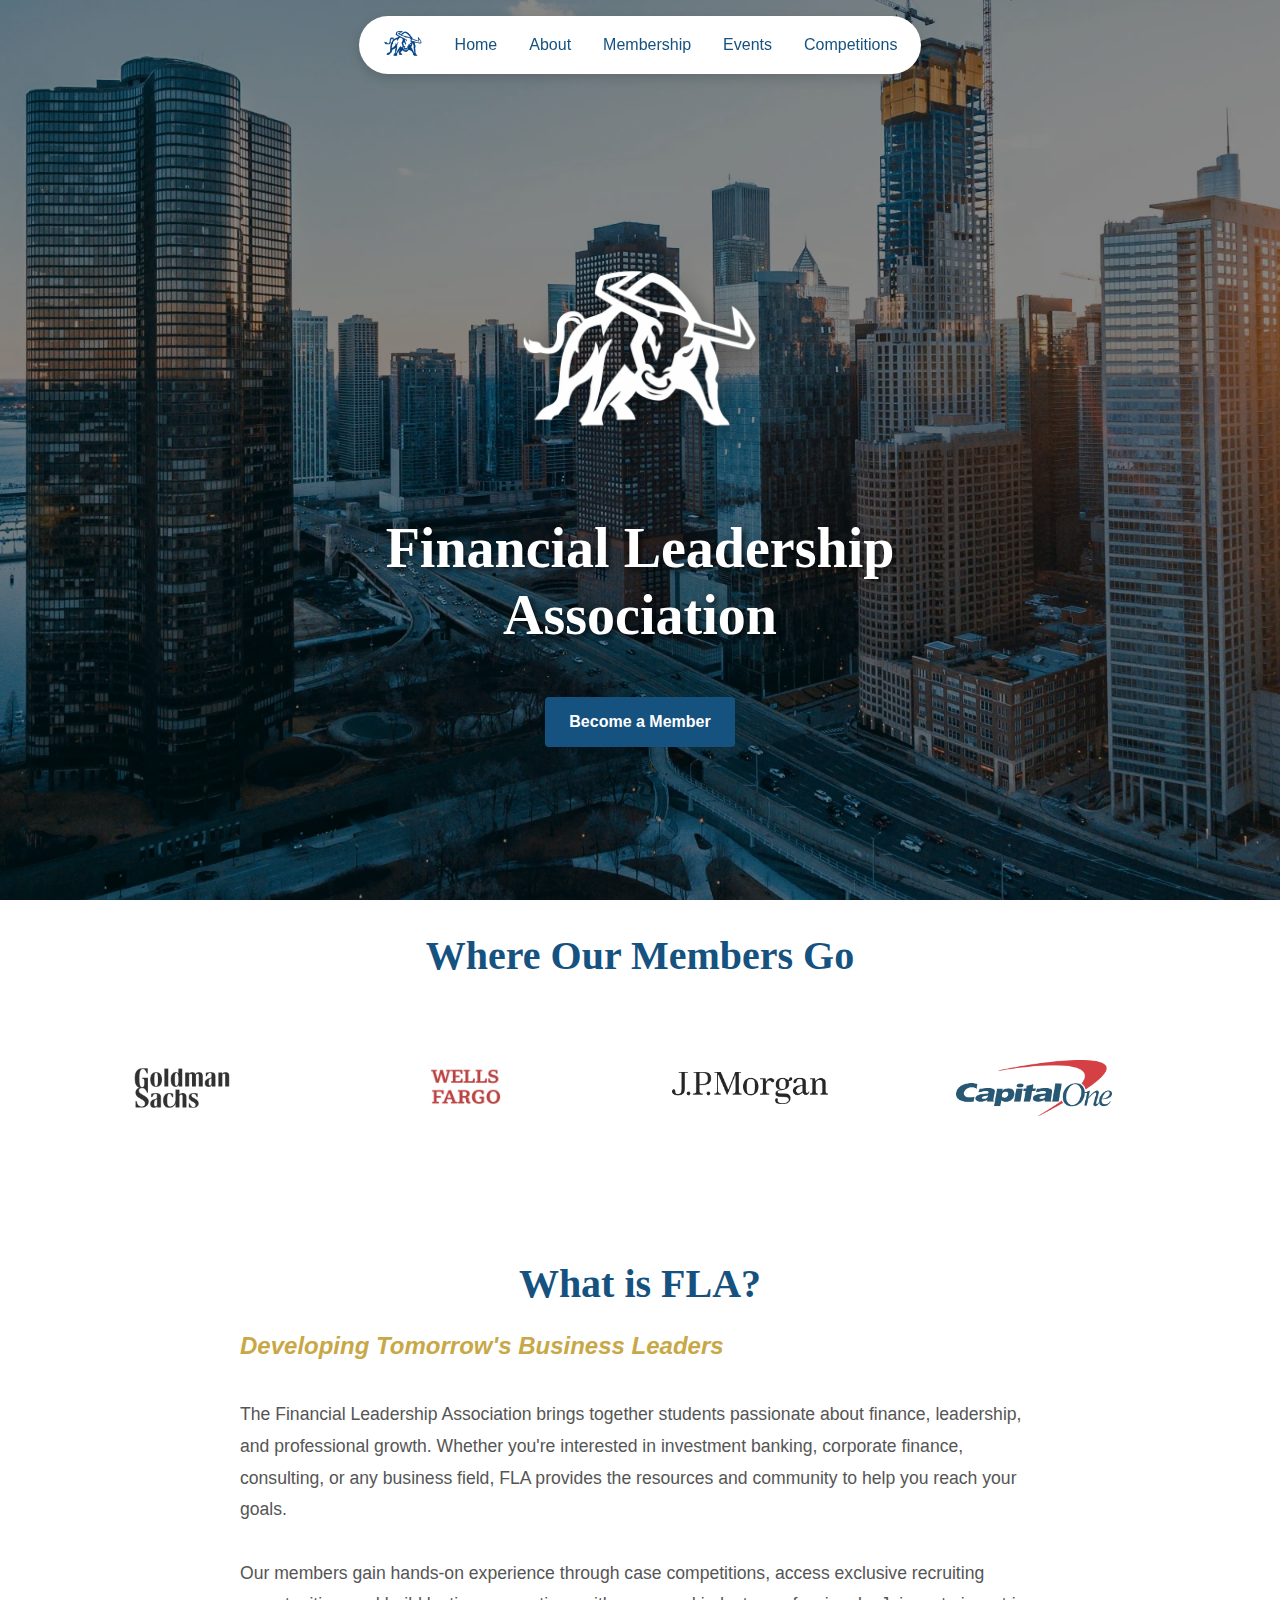
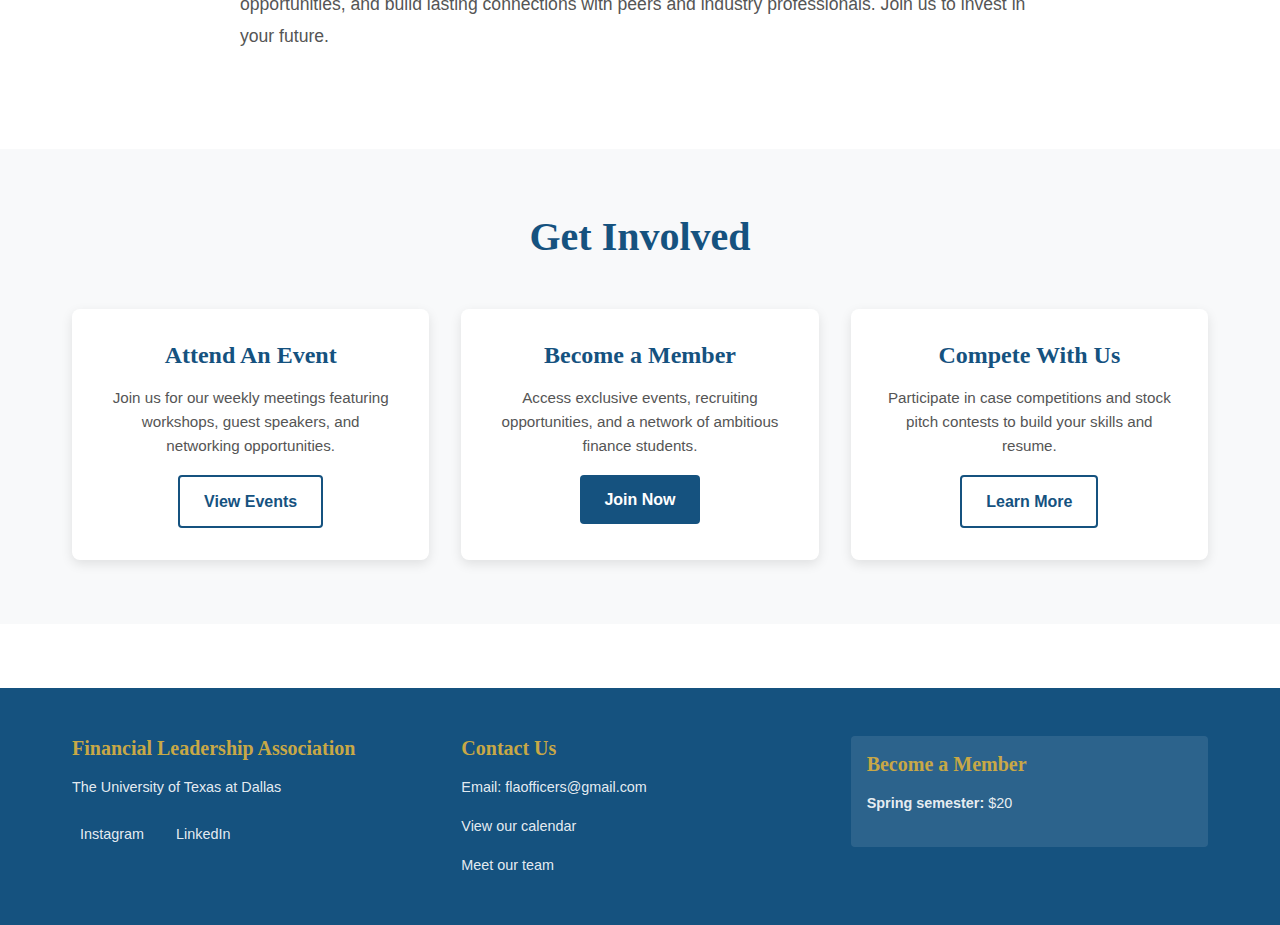
<file: index.html>
<!DOCTYPE html>
<html lang="en">
<head>
  <meta charset="UTF-8">
  <meta name="viewport" content="width=device-width, initial-scale=1.0">
  <meta name="description" content="Financial Leadership Association - Personal and professional development for finance students">
  <title>FLA | Financial Leadership Association</title>
  <link rel="icon" type="image/png" href="favicon.png">
  <link rel="apple-touch-icon" href="favicon.png">
  <link rel="stylesheet" href="styles.css">
</head>
<body>
  <!-- Navigation -->
  <nav class="navbar">
    <div class="nav-container">
      <button class="menu-toggle" aria-label="Toggle navigation menu" aria-expanded="false">
        ☰
      </button>

      <a href="index.html" class="mobile-logo">
        <img src="fla_bull_icon.png" alt="FLA Bull Logo">
      </a>

      <div class="nav-pill-container">
        <a href="index.html" class="nav-logo">
          <img src="fla_bull_icon.png" alt="FLA Bull Logo">
        </a>
        
        <ul class="nav-menu">
          <li class="nav-item"><a href="index.html" class="nav-link">Home</a></li>
          <li class="nav-item"><a href="about.html" class="nav-link">About</a></li>
          <li class="nav-item"><a href="membership.html" class="nav-link">Membership</a></li>
          <li class="nav-item"><a href="calendar.html" class="nav-link">Events</a></li>
          <li class="nav-item"><a href="competitions.html" class="nav-link">Competitions</a></li>
        </ul>
      </div>
    </div>
  </nav>

  <!-- Hero Section -->
  <section class="hero">
    <div class="hero-overlay"></div>
    <div class="container">
      <div class="hero-content">
        <img src="fla_bull_hero.png" alt="FLA Bull Logo" class="hero-bull-logo">
        <h1>Financial Leadership Association</h1>
        <div class="hero-buttons">
          <a href="membership.html" class="btn btn-primary">Become a Member</a>
        </div>
      </div>
    </div>
  </section>

  <!-- Where Our Members Go Section -->
  <section class="members-destinations">
    <div class="container">
      <h2 class="section-title">Where Our Members Go</h2>
      <div class="carousel-wrapper">
        <div class="carousel-track">
          <!-- First set of logos -->
          <div class="company-logo">
            <img src="logo-goldman.png" alt="Goldman Sachs">
          </div>
          <div class="company-logo">
            <img src="logo-wellsfargo.png" alt="Wells Fargo">
          </div>
          <div class="company-logo">
            <img src="logo-jpmorgan.png" alt="JP Morgan">
          </div>
          <div class="company-logo">
            <img src="logo-capitalone.png" alt="Capital One">
          </div>
          <div class="company-logo">
            <img src="logo-fortress.png" alt="Fortress Investment Group">
          </div>
          <div class="company-logo">
            <img src="logo-velasco.png" alt="Velasco Group">
          </div>
          <div class="company-logo">
            <img src="logo-morganstanley.png" alt="Morgan Stanley">
          </div>
          <div class="company-logo">
            <img src="logo-deloitte.png" alt="Deloitte">
          </div>
          
          <!-- Duplicate set for seamless loop -->
          <div class="company-logo">
            <img src="logo-goldman.png" alt="Goldman Sachs">
          </div>
          <div class="company-logo">
            <img src="logo-wellsfargo.png" alt="Wells Fargo">
          </div>
          <div class="company-logo">
            <img src="logo-jpmorgan.png" alt="JP Morgan">
          </div>
          <div class="company-logo">
            <img src="logo-capitalone.png" alt="Capital One">
          </div>
          <div class="company-logo">
            <img src="logo-fortress.png" alt="Fortress Investment Group">
          </div>
          <div class="company-logo">
            <img src="logo-velasco.png" alt="Velasco Group">
          </div>
          <div class="company-logo">
            <img src="logo-morganstanley.png" alt="Morgan Stanley">
          </div>
          <div class="company-logo">
            <img src="logo-deloitte.png" alt="Deloitte">
          </div>
        </div>
      </div>
    </div>
  </section>

  <!-- What is FLA Section -->
  <section>
    <div class="container">
      <div class="what-is-fla">
        <h2>What is FLA?</h2>
        <p class="tagline">Developing Tomorrow's Business Leaders</p>
        <p>
          The Financial Leadership Association brings together students passionate about finance, 
          leadership, and professional growth. Whether you're interested in investment banking, 
          corporate finance, consulting, or any business field, FLA provides the resources and 
          community to help you reach your goals.
        </p>
        <p>
          Our members gain hands-on experience through case competitions, access exclusive 
          recruiting opportunities, and build lasting connections with peers and industry 
          professionals. Join us to invest in your future.
        </p>
      </div>
    </div>
  </section>

  <!-- Mailing List Section -->
  <!-- Quick Get Involved Strip -->
  <section class="section-alt">
    <div class="container">
      <div class="section-header">
        <h2>Get Involved</h2>
      </div>

      <div class="quick-actions">
        <div class="action-card">
          <h3>Attend An Event</h3>
          <p>Join us for our weekly meetings featuring workshops, guest speakers, and networking opportunities.</p>
          <a href="calendar.html" class="btn btn-outline">View Events</a>
        </div>

        <div class="action-card">
          <h3>Become a Member</h3>
          <p>Access exclusive events, recruiting opportunities, and a network of ambitious finance students.</p>
          <a href="membership.html" class="btn btn-primary">Join Now</a>
        </div>

        <div class="action-card">
          <h3>Compete With Us</h3>
          <p>Participate in case competitions and stock pitch contests to build your skills and resume.</p>
          <a href="competitions.html" class="btn btn-outline">Learn More</a>
        </div>
      </div>
    </div>
  </section>

  <!-- Footer -->
  <footer>
    <div class="footer-content">
      <div class="footer-section">
        <h4>Financial Leadership Association</h4>
        <p>The University of Texas at Dallas</p>
        <div class="social-links">
          <a href="https://www.instagram.com/flautd?igsh=MXRqaGc3bGcxYmJxZA==" target="_blank" rel="noopener" aria-label="Instagram">
            Instagram
          </a>
          <a href="https://www.linkedin.com/company/financial-leadership-association-at-ut-dallas/posts/?feedView=all" target="_blank" rel="noopener" aria-label="LinkedIn">
            LinkedIn
          </a>
        </div>
      </div>

      <div class="footer-section">
        <h4>Contact Us</h4>
        <p>Email: <a href="mailto:flaofficers@gmail.com">flaofficers@gmail.com</a></p>
        <p><a href="calendar.html">View our calendar</a></p>
        <p><a href="about.html">Meet our team</a></p>
      </div>

      <div class="footer-section">
        <div class="footer-cta">
          <h4>Become a Member</h4>
          <div class="pricing">
            <p><strong>Spring semester:</strong> $20</p>
          </div>
          <a href="membership.ht
</file>
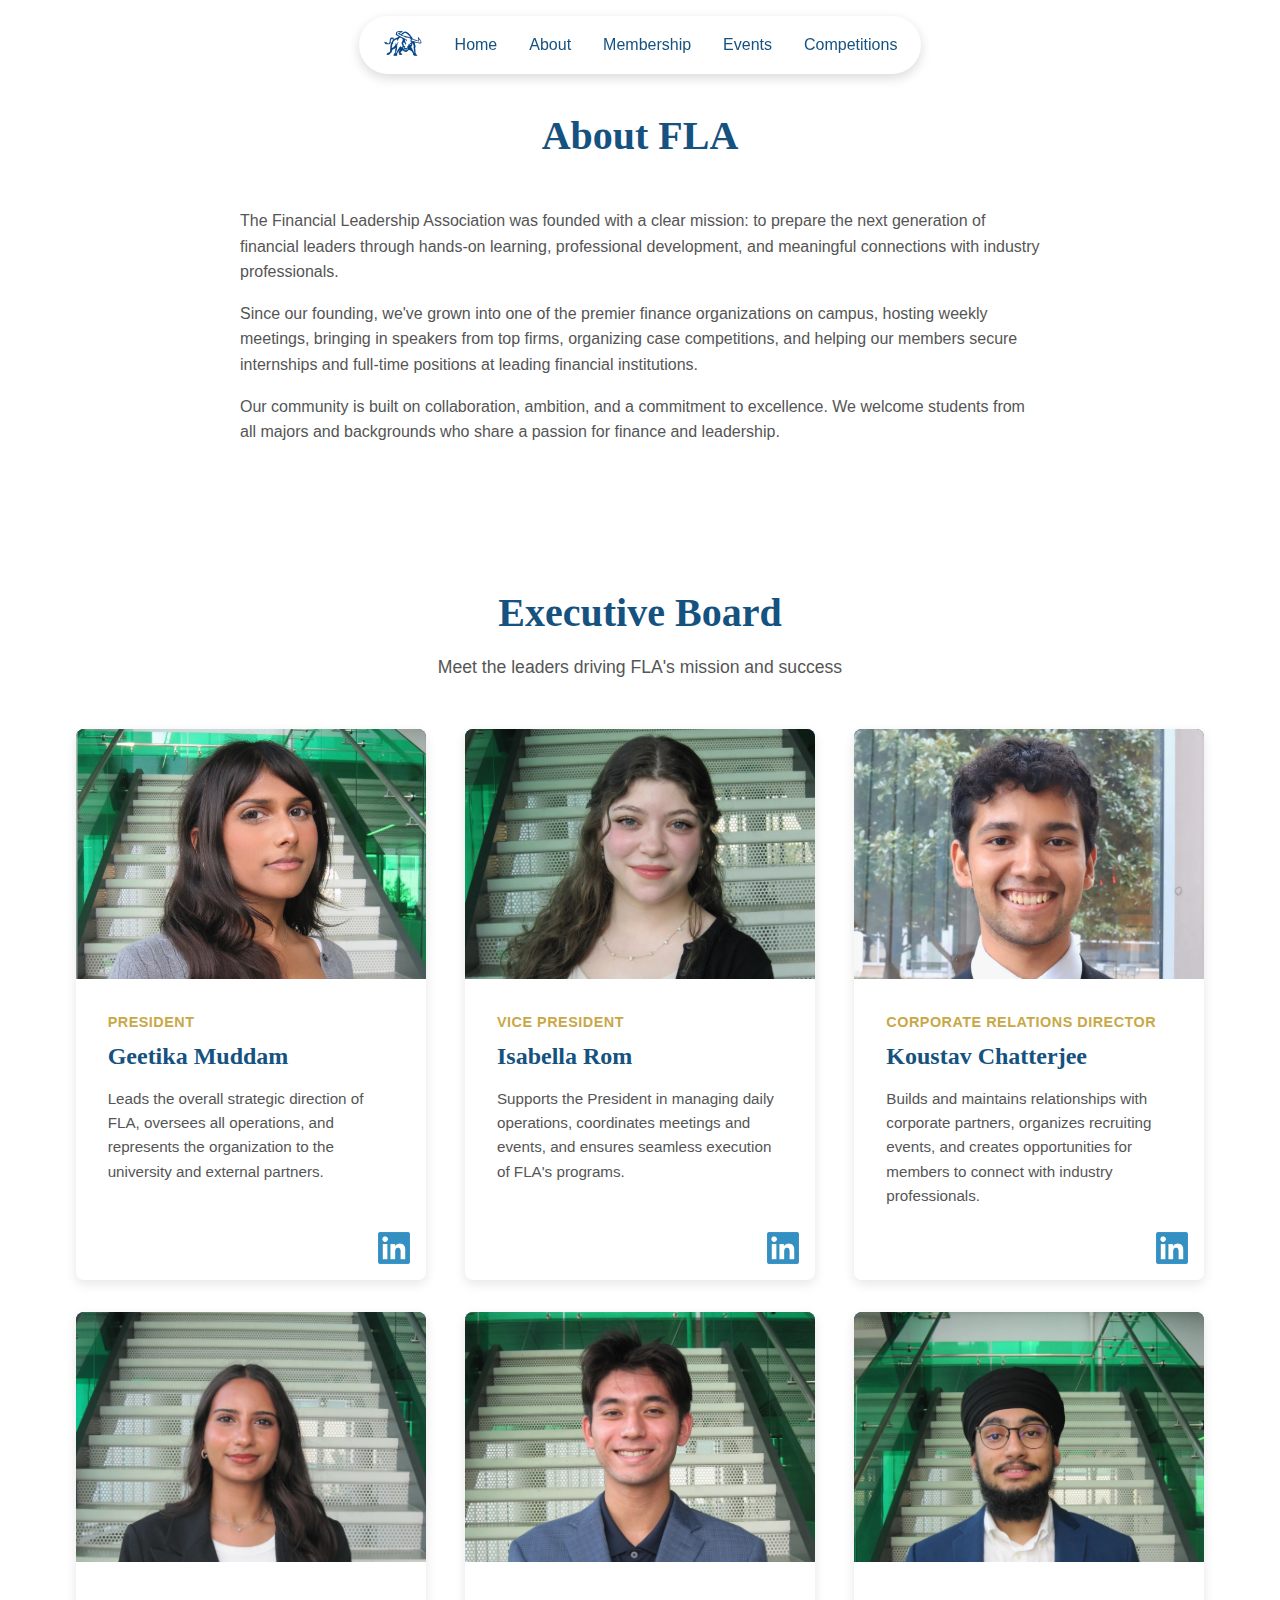
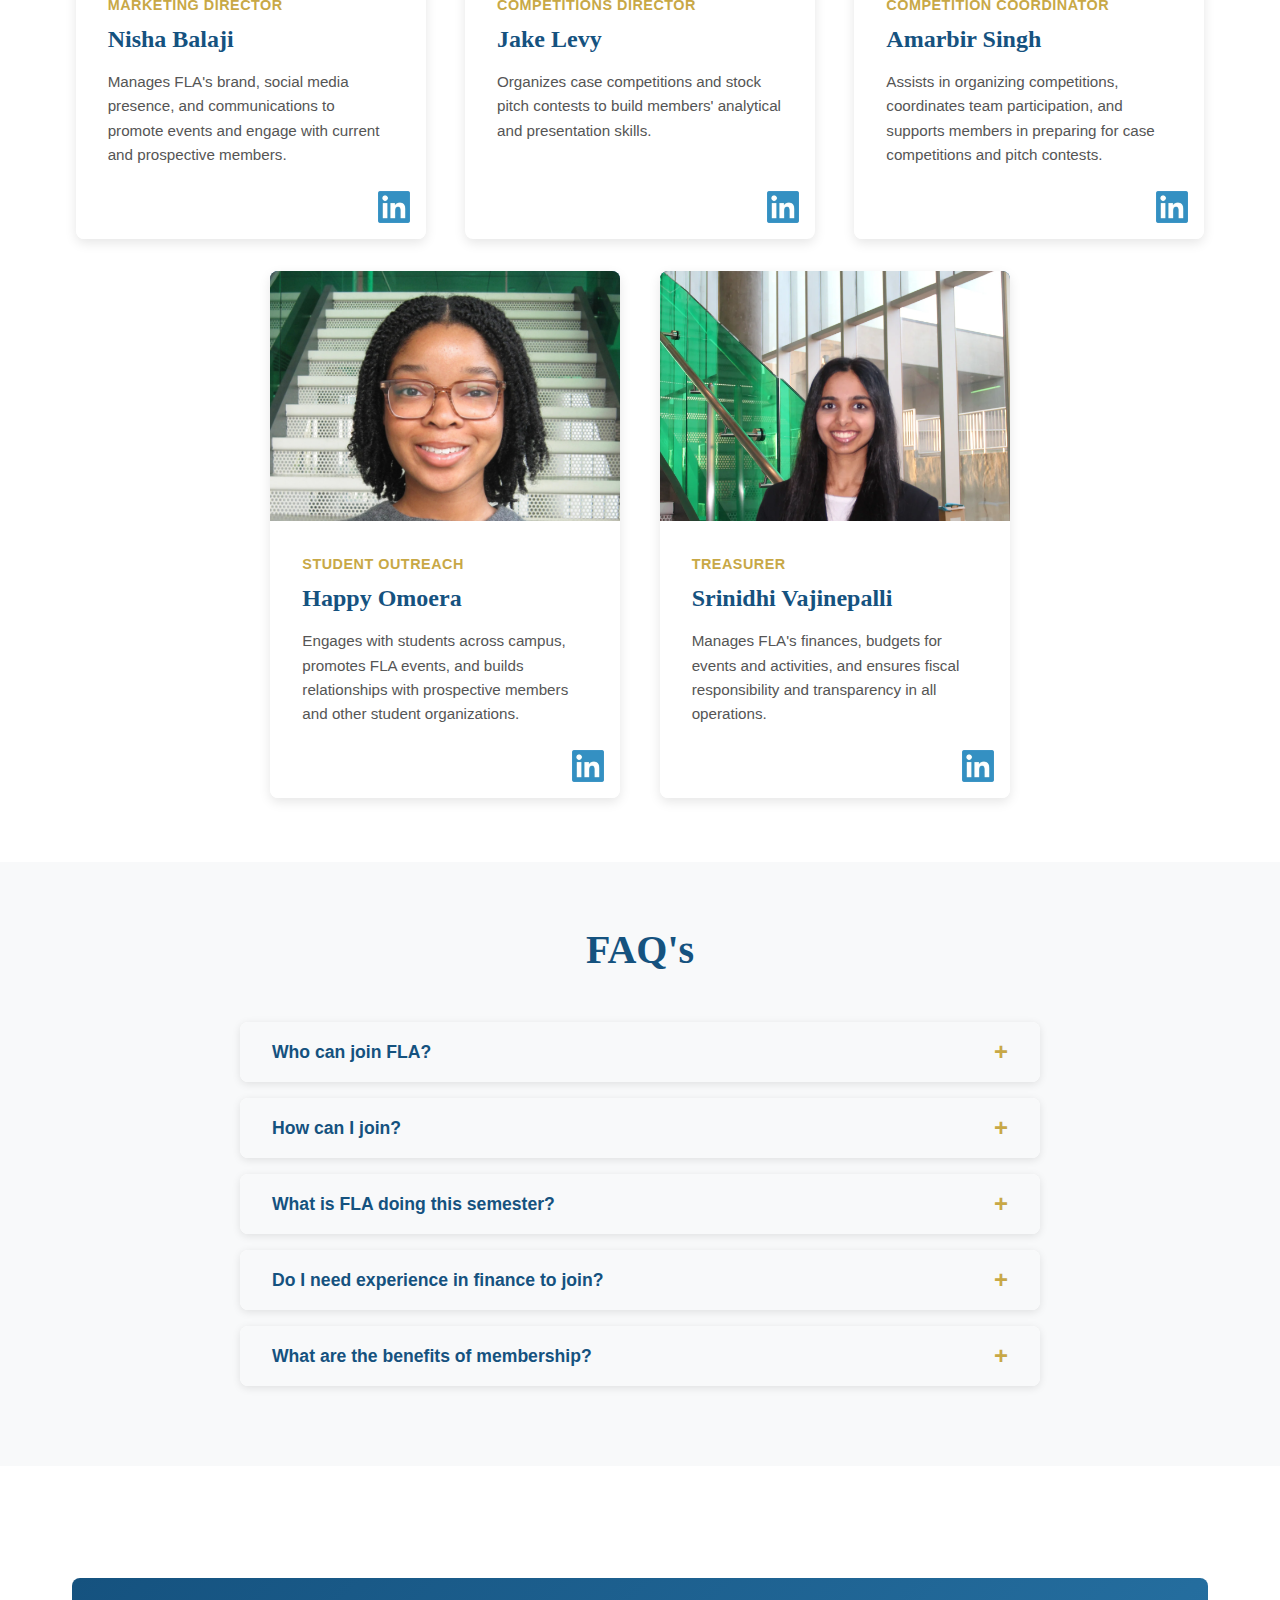
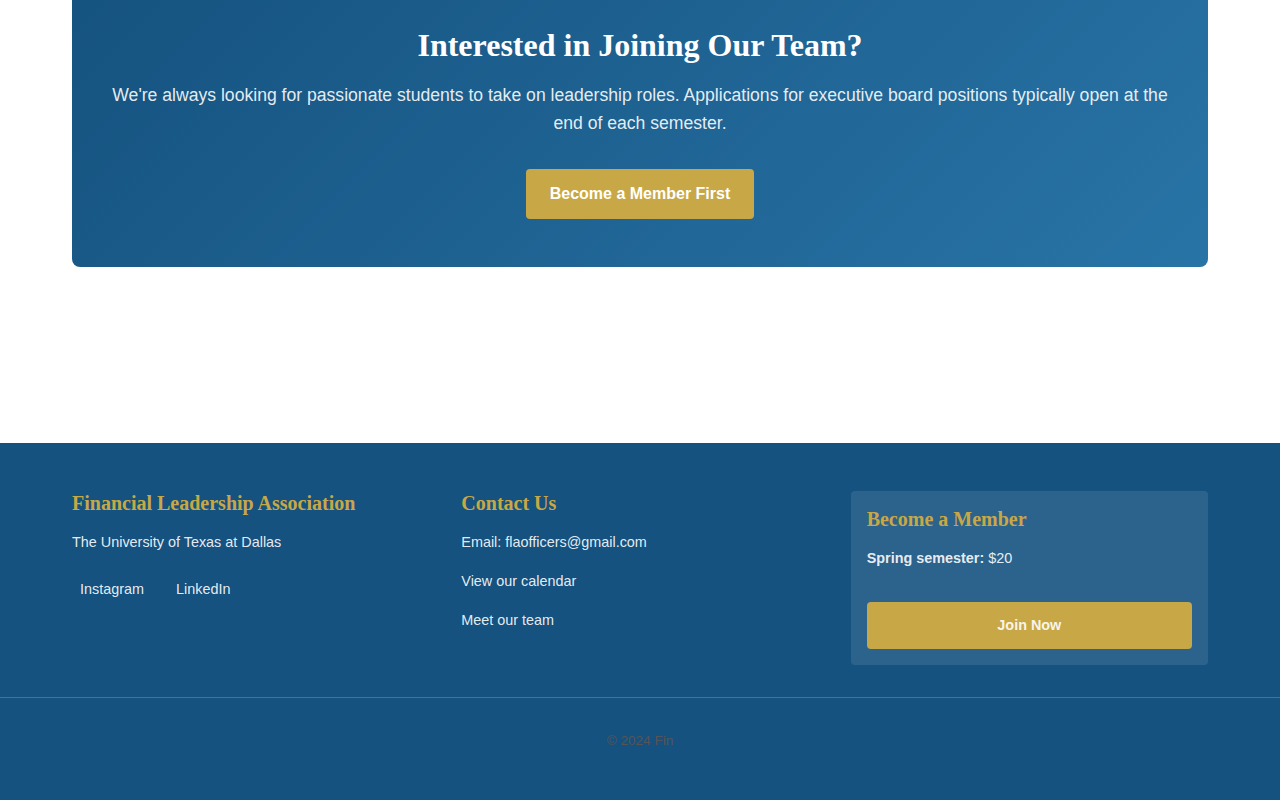
<file: about.html>
<!DOCTYPE html>
<html lang="en">
<head>
  <meta charset="UTF-8">
  <meta name="viewport" content="width=device-width, initial-scale=1.0">
  <meta name="description" content="Learn about the Financial Leadership Association and meet our executive board">
  <title>About | FLA</title>
  <link rel="icon" type="image/png" href="favicon.png">
  <link rel="apple-touch-icon" href="favicon.png">
  <link rel="stylesheet" href="styles.css">
</head>
<body>
  <!-- Navigation -->
  <nav class="navbar">
    <div class="nav-container">
      <button class="menu-toggle" aria-label="Toggle navigation menu" aria-expanded="false">
        ☰
      </button>

      <a href="index.html" class="mobile-logo">
        <img src="fla_bull_icon.png" alt="FLA Bull Logo">
      </a>

      <div class="nav-pill-container">
        <a href="index.html" class="nav-logo">
          <img src="fla_bull_icon.png" alt="FLA Bull Logo">
        </a>
        
        <ul class="nav-menu">
          <li class="nav-item"><a href="index.html" class="nav-link">Home</a></li>
          <li class="nav-item"><a href="about.html" class="nav-link">About</a></li>
          <li class="nav-item"><a href="membership.html" class="nav-link">Membership</a></li>
          <li class="nav-item"><a href="calendar.html" class="nav-link">Events</a></li>
          <li class="nav-item"><a href="competitions.html" class="nav-link">Competitions</a></li>
        </ul>
      </div>
    </div>
  </nav>

  <!-- About Intro -->
  <section style="padding-top: 7rem;">
    <div class="container">
      <div class="section-header">
        <h1>About FLA</h1>
      </div>

      <!-- EDITABLE CONTENT: Replace with organization history and mission -->
      <div style="max-width: 800px; margin: 0 auto;">
        <p>
          The Financial Leadership Association was founded with a clear mission: to prepare the next 
          generation of financial leaders through hands-on learning, professional development, and 
          meaningful connections with industry professionals.
        </p>
        <p>
          Since our founding, we've grown into one of the premier finance organizations on campus, 
          hosting weekly meetings, bringing in speakers from top firms, organizing case competitions, 
          and helping our members secure internships and full-time positions at leading financial 
          institutions.
        </p>
        <p>
          Our community is built on collaboration, ambition, and a commitment to excellence. We welcome 
          students from all majors and backgrounds who share a passion for finance and leadership.
        </p>
      </div>
      <!-- END EDITABLE CONTENT -->
    </div>
  </section>

  <!-- Executive Board -->
  <section>
    <div class="container">
      <div class="section-header">
        <h2>Executive Board</h2>
        <p>Meet the leaders driving FLA's mission and success</p>
      </div>

      <div class="card-grid">
        <!-- President -->
        <div class="profile-card" id="president">
          <div class="profile-image">
            <!-- EDITABLE CONTENT: Replace with actual photo -->
            <img src="officer-2.jpg" alt="Geetika Muddam">
            <!-- END EDITABLE CONTENT -->
          </div>
          <div class="profile-content">
            <div class="profile-role">President</div>
            <!-- EDITABLE CONTENT -->
            <h3 class="profile-name">Geetika Muddam</h3>
            <p class="profile-description">
              Leads the overall strategic direction of FLA, oversees all operations, and represents 
              the organization to the university and external partners.
            </p>
            <!-- END EDITABLE CONTENT -->
          </div>
          <a href="https://linkedin.com/in/geetika-m-b226b5265" target="_blank" rel="noopener" class="linkedin-icon">
            <img src="linkedin-icon.png" alt="LinkedIn">
          </a>
        </div>

        <!-- Vice President -->
        <div class="profile-card" id="vice-president">
          <div class="profile-image">
            <!-- EDITABLE CONTENT: Replace with actual photo -->
            <img src="officer-1.jpg" alt="Isabella Rom">
            <!-- END EDITABLE CONTENT -->
          </div>
          <div class="profile-content">
            <div class="profile-role">Vice President</div>
            <!-- EDITABLE CONTENT -->
            <h3 class="profile-name">Isabella Rom</h3>
            <p class="profile-description">
              Supports the President in managing daily operations, coordinates meetings and events, 
              and ensures seamless execution of FLA's programs.
            </p>
            <!-- END EDITABLE CONTENT -->
          </div>
          <a href="https://linkedin.com/in/isabellarom" target="_blank" rel="noopener" class="linkedin-icon">
            <img src="linkedin-icon.png" alt="LinkedIn">
          </a>
        </div>

        <!-- Corporate Relations Director -->
        <div class="profile-card" id="corporate-relations-director">
          <div class="profile-image">
            <!-- EDITABLE CONTENT: Replace with actual photo -->
            <img src="officer-koustav.jpg" alt="Koustav Chatterjee">
            <!-- END EDITABLE CONTENT -->
          </div>
          <div class="profile-content">
            <div class="profile-role">Corporate Relations Director</div>
            <!-- EDITABLE CONTENT -->
            <h3 class="profile-name">Koustav Chatterjee</h3>
            <p class="profile-description">
              Builds and maintains relationships with corporate partners, organizes recruiting events, 
              and creates opportunities for members to connect with industry professionals.
            </p>
            <!-- END EDITABLE CONTENT -->
          </div>
          <a href="https://linkedin.com/in/koustav-c" target="_blank" rel="noopener" class="linkedin-icon">
            <img src="linkedin-icon.png" alt="LinkedIn">
          </a>
        </div>

        <!-- Marketing Director -->
        <div class="profile-card" id="marketing-director">
          <div class="profile-image">
            <!-- EDITABLE CONTENT: Replace with actual photo -->
            <img src="officer-4.jpg" alt="Nisha Balaji">
            <!-- END EDITABLE CONTENT -->
          </div>
          <div class="profile-content">
            <div class="profile-role">Marketing Director</div>
            <!-- EDITABLE CONTENT -->
            <h3 class="profile-name">Nisha Balaji</h3>
            <p class="profile-description">
              Manages FLA's brand, social media presence, and communications to promote events and 
              engage with current and prospective members.
            </p>
            <!-- END EDITABLE CONTENT -->
          </div>
          <a href="https://linkedin.com/in/nisha-balaji" target="_blank" rel="noopener" class="linkedin-icon">
            <img src="linkedin-icon.png" alt="LinkedIn">
          </a>
        </div>

        <!-- Competitions Director -->
        <div class="profile-card" id="competitions-director">
          <div class="profile-image">
            <!-- EDITABLE CONTENT: Replace with actual photo -->
            <img src="officer-3.jpg" alt="Jake Levy">
            <!-- END EDITABLE CONTENT -->
          </div>
          <div class="profile-content">
            <div class="profile-role">Competitions Director</div>
            <!-- EDITABLE CONTENT -->
            <h3 class="profile-name">Jake Levy</h3>
            <p class="profile-description">
              Organizes case competitions and stock pitch contests to build members' analytical and presentation skills.
            </p>
            <!-- END EDITABLE CONTENT -->
          </div>
          <a href="https://linkedin.com/in/jake-levy01" target="_blank" rel="noopener" class="linkedin-icon">
            <img src="linkedin-icon.png" alt="LinkedIn">
          </a>
        </div>

        <!-- Competition Coordinator -->
        <div class="profile-card" id="competition-coordinator">
          <div class="profile-image">
            <!-- EDITABLE CONTENT: Replace with actual photo -->
            <img src="officer-5.jpg" alt="Amarbir Singh">
            <!-- END EDITABLE CONTENT -->
          </div>
          <div class="profile-content">
            <div class="profile-role">Competition Coordinator</div>
            <!-- EDITABLE CONTENT -->
            <h3 class="profile-name">Amarbir Singh</h3>
            <p class="profile-description">
              Assists in organizing competitions, coordinates team participation, and supports 
              members in preparing for case competitions and pitch contests.
            </p>
            <!-- END EDITABLE CONTENT -->
          </div>
          <a href="https://linkedin.com/in/singhamarbir214" target="_blank" rel="noopener" class="linkedin-icon">
            <img src="linkedin-icon.png" alt="LinkedIn">
          </a>
        </div>

        <!-- Student Outreach -->
        <div class="profile-card" id="student-outreach">
          <div class="profile-image">
            <!-- EDITABLE CONTENT: Replace with actual photo -->
            <img src="officer-6.jpg" alt="Happy Omoera">
            <!-- END EDITABLE CONTENT -->
          </div>
          <div class="profile-content">
            <div class="profile-role">Student Outreach</div>
            <!-- EDITABLE CONTENT -->
            <h3 class="profile-name">Happy Omoera</h3>
            <p class="profile-description">
              Engages with students across campus, promotes FLA events, and builds relationships 
              with prospective members and other student organizations.
            </p>
            <!-- END EDITABLE CONTENT -->
          </div>
          <a href="https://linkedin.com/in/happyomoera" target="_blank" rel="noopener" class="linkedin-icon">
            <img src="linkedin-icon.png" alt="LinkedIn">
          </a>
        </div>

        <!-- Treasurer -->
        <div class="profile-card" id="treasurer">
          <div class="profile-image">
            <!-- EDITABLE CONTENT: Replace with actual photo -->
            <img src="IMG_1388_Original.jpg" alt="Srinidhi Vajinepalli">
            <!-- END EDITABLE CONTENT -->
          </div>
          <div class="profile-content">
            <div class="profile-role">Treasurer</div>
            <!-- EDITABLE CONTENT -->
            <h3 class="profile-name">Srinidhi Vajinepalli</h3>
            <p class="profile-description">
              Manages FLA's finances, budgets for events and activities, and ensures fiscal
              responsibility and transparency in all operations.
            </p>
            <!-- END EDITABLE CONTENT -->
          </div>
          <a href="https://linkedin.com/in/srinidhi-vajinepalli" target="_blank" rel="noopener" class="linkedin-icon">
            <img src="linkedin-icon.png" alt="LinkedIn">
          </a>
        </div>
      </div>
    </div>
  </section>

  <!-- FAQ Section -->
  <section class="section-alt">
    <div class="container">
      <div class="section-header">
        <h2>FAQ's</h2>
      </div>

      <div class="faq-container">
        <div class="faq-item">
          <button class="faq-question" aria-expanded="false">
            Who can join FLA?
          </button>
          <div class="faq-answer">
            <!-- EDITABLE CONTENT -->
            <p>
              Any student interested in finance, business, or professional development is welcome to 
              join FLA, regardless of major or prior experience. Whether you're a finance major or 
              studying engineering, liberal arts, or any other field, if you have an interest in 
              financial leadership and career development, you belong here.
            </p>
            <p>
              We believe diverse perspectives make our organization stronger and help all members learn 
              from each other's unique backgrounds.
            </p>
            <!-- END EDITABLE CONTENT -->
          </div>
        </div>

        <div class="faq-item">
          <button class="faq-question" aria-expanded="false">
            How can I join?
          </button>
          <div class="faq-answer">
            <!-- EDITABLE CONTENT -->
            <p>
              Joining FLA is easy! Start by attending one of our meetings to see what we're all about. 
              You can find our meeting schedule on the <a href="calendar.html">Calendar page</a>.
            </p>
            <p>
              To become an official member, you'll need to pay membership dues ($20 for the semester) 
              and complete our membership form. Dues can be paid at meetings 
              or online. Visit our <a href="membership.html">Membership page</a> for more details.
            </p>
            <p>
              We also encourage you to join our mailing list to stay updated on all events and opportunities.
            </p>
            <!-- END EDITABLE CONTENT -->
          </div>
        </div>

        <div class="faq-item">
          <button class="faq-question" aria-expanded="false">
            What is FLA doing this semester?
          </button>
          <div class="faq-answer">
            <!-- EDITABLE CONTENT -->
            <p>
              This semester, FLA has an exciting lineup of events and opportunities:
            </p>
            <ul style="margin-left: 1.5rem; color: var(--text-gray);">
              <li>Weekly meetings featuring industry speakers and skill-building workshops</li>
              <li>Networking nights with alumni and professionals from top firms</li>
              <li>Case competitions to develop analytical and presentation skills</li>
              <li>Recruiting prep sessions for internships and full-time positions</li>
              <li>Social events to build community among members</li>
            </ul>
            <p>
              Check out our <a href="calendar.html">Calendar</a> for specific dates and details. 
              Events are constantly being added, so make sure you're on our mailing list!
            </p>
            <!-- END EDITABLE CONTENT -->
          </div>
        </div>

        <div class="faq-item">
          <button class="faq-question" aria-expanded="false">
            Do I need experience in finance to join?
          </button>
          <div class="faq-answer">
            <!-- EDITABLE CONTENT -->
            <p>
              Not at all! FLA welcomes members at all experience levels. Many of our most successful 
              members started with little to no finance background. Our workshops and meetings are 
              designed to help you build skills from the ground up.
            </p>
            <p>
              We focus on creating a supportive learning environment where everyone can grow, ask 
              questions, and develop their understanding of finance and business.
            </p>
            <!-- END EDITABLE CONTENT -->
          </div>
        </div>

        <div class="faq-item">
          <button class="faq-question" aria-expanded="false">
            What are the benefits of membership?
          </button>
          <div class="faq-answer">
            <!-- EDITABLE CONTENT -->
            <p>
              FLA members gain access to:
            </p>
            <ul style="margin-left: 1.5rem; color: var(--text-gray);">
              <li>Exclusive networking events with professionals from top financial firms</li>
              <li>Resume reviews and interview prep sessions</li>
              <li>Case competition teams and coaching</li>
              <li>Early access to internship and job opportunities</li>
              <li>Workshops on financial modeling, valuation, and technical skills</li>
              <li>A community of ambitious peers who support each other's success</li>
              <li>Leadership opportunities within the organization</li>
            </ul>
            <p>
              Most importantly, you'll be part of a network that extends beyond your time in school, 
              with alumni working at firms across the finance industry.
            </p>
            <!-- END EDITABLE CONTENT -->
          </div>
        </div>
      </div>
    </div>
  </section>

  <!-- CTA Section -->
  <section>
    <div class="container">
      <div class="cta-section">
        <h2>Interested in Joining Our Team?</h2>
        <p>We're always looking for passionate students to take on leadership roles. Applications for executive board positions typically open at the end of each semester.</p>
        <a href="membership.html" class="btn btn-secondary">Become a Member First</a>
      </div>
    </div>
  </section>

  <!-- Footer -->
  <footer>
    <div class="footer-content">
      <div class="footer-section">
        <h4>Financial Leadership Association</h4>
        <p>The University of Texas at Dallas</p>
        <div class="social-links">
          <a href="https://www.instagram.com/flautd?igsh=MXRqaGc3bGcxYmJxZA==" target="_blank" rel="noopener" aria-label="Instagram">
            Instagram
          </a>
          <a href="https://www.linkedin.com/company/financial-leadership-association-at-ut-dallas/posts/?feedView=all" target="_blank" rel="noopener" aria-label="LinkedIn">
            LinkedIn
          </a>
        </div>
      </div>

      <div class="footer-section">
        <h4>Contact Us</h4>
        <p>Email: <a href="mailto:flaofficers@gmail.com">flaofficers@gmail.com</a></p>
        <p><a href="calendar.html">View our calendar</a></p>
        <p><a href="about.html">Meet our team</a></p>
      </div>

      <div class="footer-section">
        <div class="footer-cta">
          <h4>Become a Member</h4>
          <div class="pricing">
            <p><strong>Spring semester:</strong> $20</p>
          </div>
          <a href="membership.html" class="btn btn-secondary">Join Now</a>
        </div>
      </div>
    </div>

    <div class="footer-bottom">
      <p>&copy; 2024 Fin
</file>
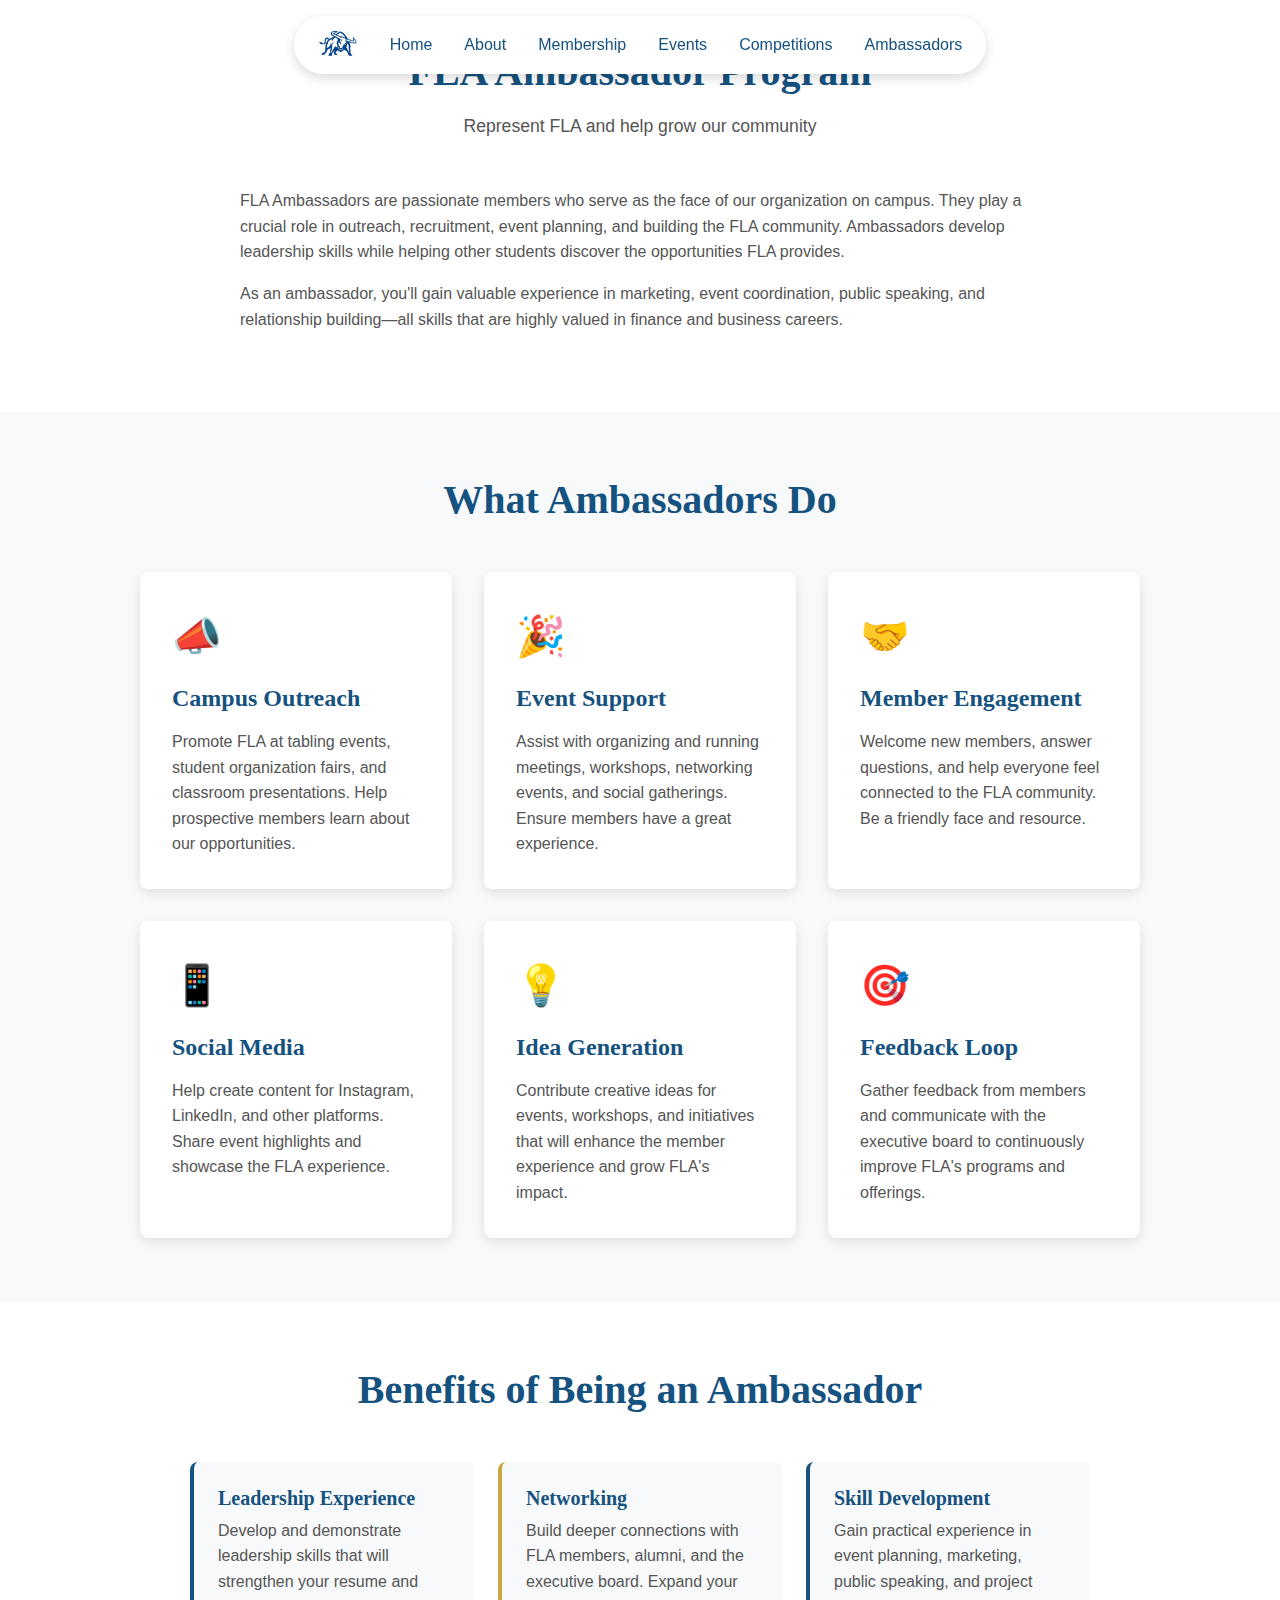
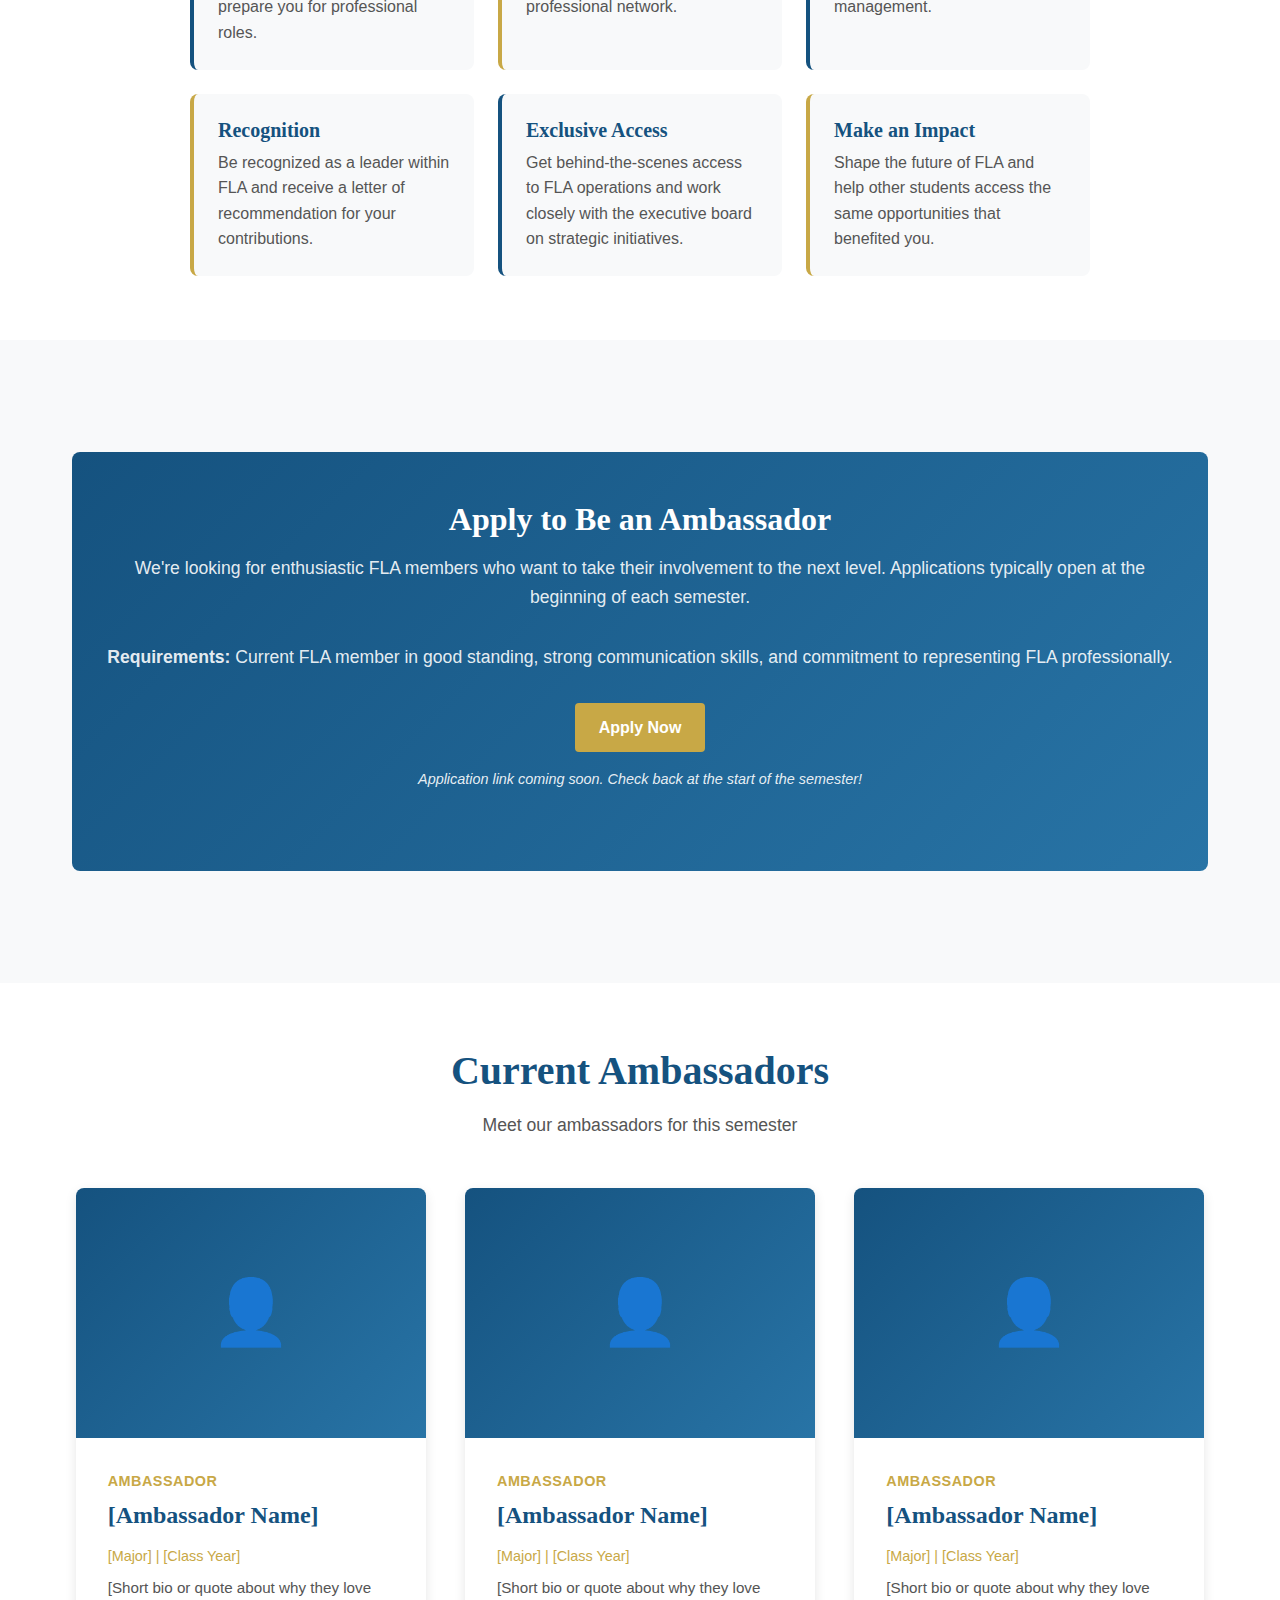
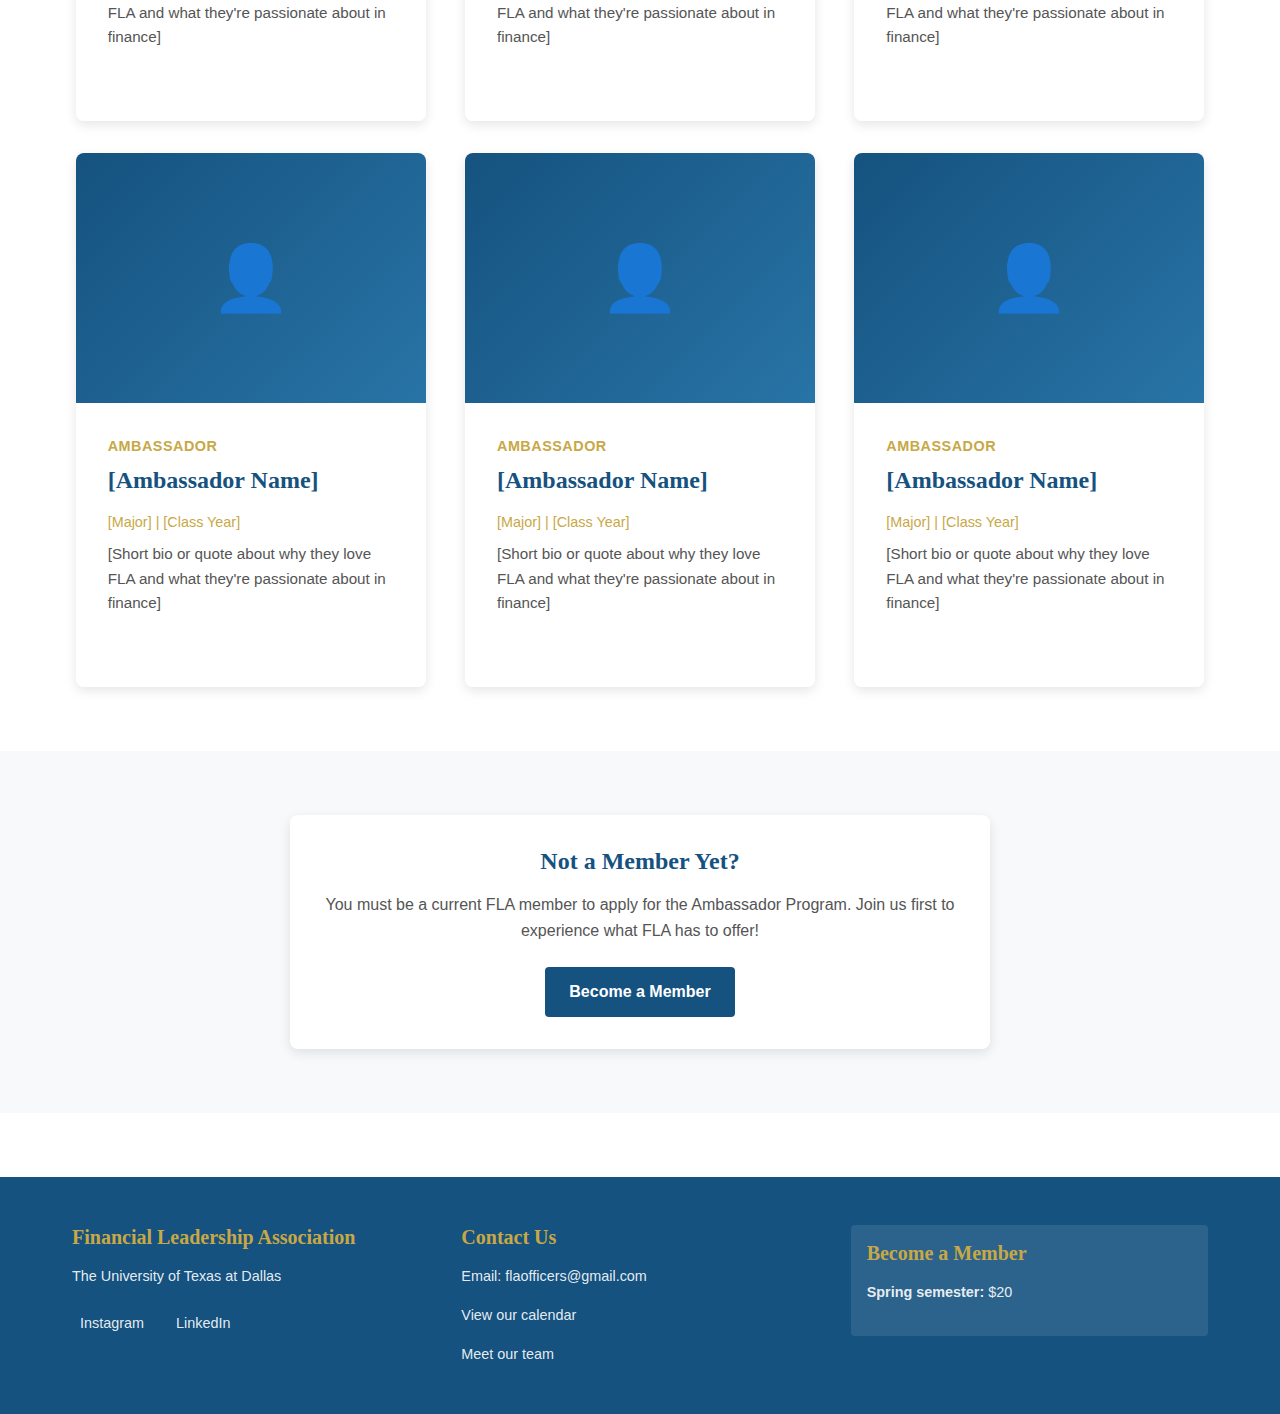
<file: ambassadors.html>
<!DOCTYPE html>
<html lang="en">
<head>
  <meta charset="UTF-8">
  <meta name="viewport" content="width=device-width, initial-scale=1.0">
  <meta name="description" content="FLA Ambassador Program - represent FLA and help grow our community">
  <title>Ambassadors | FLA</title>
  <link rel="icon" type="image/png" href="favicon.png">
  <link rel="apple-touch-icon" href="favicon.png">
  <link rel="stylesheet" href="styles.css">
</head>
<body>
  <!-- Navigation -->
  <nav class="navbar">
    <div class="nav-container">
      <button class="menu-toggle" aria-label="Toggle navigation menu" aria-expanded="false">
        ☰
      </button>

      <a href="index.html" class="mobile-logo">
        <img src="fla_bull_icon.png" alt="FLA Bull Logo">
      </a>

      <div class="nav-pill-container">
        <a href="index.html" class="nav-logo">
          <img src="fla_bull_icon.png" alt="FLA Bull Logo">
        </a>
        
        <ul class="nav-menu">
          <li class="nav-item"><a href="index.html" class="nav-link">Home</a></li>
          <li class="nav-item"><a href="about.html" class="nav-link">About</a></li>
          <li class="nav-item"><a href="membership.html" class="nav-link">Membership</a></li>
          <li class="nav-item"><a href="calendar.html" class="nav-link">Events</a></li>
          <li class="nav-item"><a href="competitions.html" class="nav-link">Competitions</a></li>
          <li class="nav-item"><a href="ambassadors.html" class="nav-link">Ambassadors</a></li>
        </ul>
      </div>
    </div>
  </nav>

  <!-- Ambassador Program Intro -->
  <section style="padding-top: 3rem;">
    <div class="container">
      <div class="section-header">
        <h1>FLA Ambassador Program</h1>
        <p>Represent FLA and help grow our community</p>
      </div>

      <div style="max-width: 800px; margin: 0 auto;">
        <!-- EDITABLE CONTENT -->
        <p>
          FLA Ambassadors are passionate members who serve as the face of our organization on campus. 
          They play a crucial role in outreach, recruitment, event planning, and building the FLA 
          community. Ambassadors develop leadership skills while helping other students discover the 
          opportunities FLA provides.
        </p>
        <p>
          As an ambassador, you'll gain valuable experience in marketing, event coordination, public 
          speaking, and relationship building—all skills that are highly valued in finance and business 
          careers.
        </p>
        <!-- END EDITABLE CONTENT -->
      </div>
    </div>
  </section>

  <!-- What Ambassadors Do -->
  <section class="section-alt">
    <div class="container">
      <div class="section-header">
        <h2>What Ambassadors Do</h2>
      </div>

      <div style="display: grid; grid-template-columns: repeat(auto-fit, minmax(280px, 1fr)); gap: 2rem; max-width: 1000px; margin: 0 auto;">
        <div style="background: white; padding: 2rem; border-radius: 8px; box-shadow: 0 4px 12px rgba(0,0,0,0.1);">
          <div style="font-size: 2.5rem; margin-bottom: 1rem;">📣</div>
          <h3 style="color: var(--primary-blue); margin-bottom: 1rem;">Campus Outreach</h3>
          <p style="color: var(--text-gray); margin: 0;">
            Promote FLA at tabling events, student organization fairs, and classroom presentations. 
            Help prospective members learn about our opportunities.
          </p>
        </div>

        <div style="background: white; padding: 2rem; border-radius: 8px; box-shadow: 0 4px 12px rgba(0,0,0,0.1);">
          <div style="font-size: 2.5rem; margin-bottom: 1rem;">🎉</div>
          <h3 style="color: var(--primary-blue); margin-bottom: 1rem;">Event Support</h3>
          <p style="color: var(--text-gray); margin: 0;">
            Assist with organizing and running meetings, workshops, networking events, and social 
            gatherings. Ensure members have a great experience.
          </p>
        </div>

        <div style="background: white; padding: 2rem; border-radius: 8px; box-shadow: 0 4px 12px rgba(0,0,0,0.1);">
          <div style="font-size: 2.5rem; margin-bottom: 1rem;">🤝</div>
          <h3 style="color: var(--primary-blue); margin-bottom: 1rem;">Member Engagement</h3>
          <p style="color: var(--text-gray); margin: 0;">
            Welcome new members, answer questions, and help everyone feel connected to the FLA 
            community. Be a friendly face and resource.
          </p>
        </div>

        <div style="background: white; padding: 2rem; border-radius: 8px; box-shadow: 0 4px 12px rgba(0,0,0,0.1);">
          <div style="font-size: 2.5rem; margin-bottom: 1rem;">📱</div>
          <h3 style="color: var(--primary-blue); margin-bottom: 1rem;">Social Media</h3>
          <p style="color: var(--text-gray); margin: 0;">
            Help create content for Instagram, LinkedIn, and other platforms. Share event highlights 
            and showcase the FLA experience.
          </p>
        </div>

        <div style="background: white; padding: 2rem; border-radius: 8px; box-shadow: 0 4px 12px rgba(0,0,0,0.1);">
          <div style="font-size: 2.5rem; margin-bottom: 1rem;">💡</div>
          <h3 style="color: var(--primary-blue); margin-bottom: 1rem;">Idea Generation</h3>
          <p style="color: var(--text-gray); margin: 0;">
            Contribute creative ideas for events, workshops, and initiatives that will enhance the 
            member experience and grow FLA's impact.
          </p>
        </div>

        <div style="background: white; padding: 2rem; border-radius: 8px; box-shadow: 0 4px 12px rgba(0,0,0,0.1);">
          <div style="font-size: 2.5rem; margin-bottom: 1rem;">🎯</div>
          <h3 style="color: var(--primary-blue); margin-bottom: 1rem;">Feedback Loop</h3>
          <p style="color: var(--text-gray); margin: 0;">
            Gather feedback from members and communicate with the executive board to continuously 
            improve FLA's programs and offerings.
          </p>
        </div>
      </div>
    </div>
  </section>

  <!-- Benefits of Being an Ambassador -->
  <section>
    <div class="container">
      <div class="section-header">
        <h2>Benefits of Being an Ambassador</h2>
      </div>

      <div style="max-width: 900px; margin: 0 auto;">
        <div style="display: grid; grid-template-columns: repeat(auto-fit, minmax(280px, 1fr)); gap: 1.5rem;">
          <div style="background: var(--light-bg); padding: 1.5rem; border-radius: 8px; border-left: 4px solid var(--primary-blue);">
            <h4 style="color: var(--primary-blue); margin-bottom: 0.5rem;">Leadership Experience</h4>
            <p style="color: var(--text-gray); margin: 0;">
              Develop and demonstrate leadership skills that will strengthen your resume and prepare 
              you for professional roles.
            </p>
          </div>

          <div style="background: var(--light-bg); padding: 1.5rem; border-radius: 8px; border-left: 4px solid var(--primary-gold);">
            <h4 style="color: var(--primary-blue); margin-bottom: 0.5rem;">Networking</h4>
            <p style="color: var(--text-gray); margin: 0;">
              Build deeper connections with FLA members, alumni, and the executive board. Expand your 
              professional network.
            </p>
          </div>

          <div style="background: var(--light-bg); padding: 1.5rem; border-radius: 8px; border-left: 4px solid var(--primary-blue);">
            <h4 style="color: var(--primary-blue); margin-bottom: 0.5rem;">Skill Development</h4>
            <p style="color: var(--text-gray); margin: 0;">
              Gain practical experience in event planning, marketing, public speaking, and project 
              management.
            </p>
          </div>

          <div style="background: var(--light-bg); padding: 1.5rem; border-radius: 8px; border-left: 4px solid var(--primary-gold);">
            <h4 style="color: var(--primary-blue); margin-bottom: 0.5rem;">Recognition</h4>
            <p style="color: var(--text-gray); margin: 0;">
              Be recognized as a leader within FLA and receive a letter of recommendation for your 
              contributions.
            </p>
          </div>

          <div style="background: var(--light-bg); padding: 1.5rem; border-radius: 8px; border-left: 4px solid var(--primary-blue);">
            <h4 style="color: var(--primary-blue); margin-bottom: 0.5rem;">Exclusive Access</h4>
            <p style="color: var(--text-gray); margin: 0;">
              Get behind-the-scenes access to FLA operations and work closely with the executive board 
              on strategic initiatives.
            </p>
          </div>

          <div style="background: var(--light-bg); padding: 1.5rem; border-radius: 8px; border-left: 4px solid var(--primary-gold);">
            <h4 style="color: var(--primary-blue); margin-bottom: 0.5rem;">Make an Impact</h4>
            <p style="color: var(--text-gray); margin: 0;">
              Shape the future of FLA and help other students access the same opportunities that 
              benefited you.
            </p>
          </div>
        </div>
      </div>
    </div>
  </section>

  <!-- Application Section -->
  <section class="section-alt">
    <div class="container">
      <div class="cta-section">
        <h2>Apply to Be an Ambassador</h2>
        <!-- EDITABLE CONTENT -->
        <p>
          We're looking for enthusiastic FLA members who want to take their involvement to the next 
          level. Applications typically open at the beginning of each semester.
        </p>
        <p style="margin-top: 1rem;">
          <strong>Requirements:</strong> Current FLA member in good standing, strong communication 
          skills, and commitment to representing FLA professionally.
        </p>
        <div style="margin-top: 2rem;">
          <!-- 
            GOOGLE FORM LINK INSTRUCTIONS:
            
            To add your ambassador application form:
            1. Create a Google Form with your application questions
            2. Click "Send" and get the shareable link
            3. Replace the href URL below with your form link
            
            Alternative: If using another form platform, replace the URL accordingly
          -->
          <a href="https://forms.google.com/REPLACE_WITH_YOUR_FORM_LINK" 
             target="_blank" 
             rel="noopener"
             class="btn btn-secondary">
            Apply Now
          </a>
          <p style="margin-top: 1rem; color: rgba(255,255,255,0.9); font-size: 0.9rem;">
            <em>Application link coming soon. Check back at the start of the semester!</em>
          </p>
        </div>
        <!-- END EDITABLE CONTENT -->
      </div>
    </div>
  </section>

  <!-- Current Ambassadors -->
  <section>
    <div class="container">
      <div class="section-header">
        <h2>Current Ambassadors</h2>
        <p>Meet our ambassadors for this semester</p>
      </div>

      <div class="card-grid">
        <!-- EDITABLE CONTENT: Replace with actual ambassador information -->
        <!-- Ambassador 1 -->
        <div class="profile-card">
          <div class="profile-image">
            <!-- Replace with actual photo: <img src="images/ambassador1.jpg" alt="Name"> -->
            👤
          </div>
          <div class="profile-content">
            <div class="profile-role">Ambassador</div>
            <h3 class="profile-name">[Ambassador Name]</h3>
            <p style="color: var(--primary-gold); font-size: 0.9rem; margin-bottom: 0.5rem;">
              [Major] | [Class Year]
            </p>
            <p class="profile-description">
              [Short bio or quote about why they love FLA and what they're passionate about in finance]
            </p>
          </div>
        </div>

        <!-- Ambassador 2 -->
        <div class="profile-card">
          <div class="profile-image">
            👤
          </div>
          <div class="profile-content">
            <div class="profile-role">Ambassador</div>
            <h3 class="profile-name">[Ambassador Name]</h3>
            <p style="color: var(--primary-gold); font-size: 0.9rem; margin-bottom: 0.5rem;">
              [Major] | [Class Year]
            </p>
            <p class="profile-description">
              [Short bio or quote about why they love FLA and what they're passionate about in finance]
            </p>
          </div>
        </div>

        <!-- Ambassador 3 -->
        <div class="profile-card">
          <div class="profile-image">
            👤
          </div>
          <div class="profile-content">
            <div class="profile-role">Ambassador</div>
            <h3 class="profile-name">[Ambassador Name]</h3>
            <p style="color: var(--primary-gold); font-size: 0.9rem; margin-bottom: 0.5rem;">
              [Major] | [Class Year]
            </p>
            <p class="profile-description">
              [Short bio or quote about why they love FLA and what they're passionate about in finance]
            </p>
          </div>
        </div>

        <!-- Ambassador 4 -->
        <div class="profile-card">
          <div class="profile-image">
            👤
          </div>
          <div class="profile-content">
            <div class="profile-role">Ambassador</div>
            <h3 class="profile-name">[Ambassador Name]</h3>
            <p style="color: var(--primary-gold); font-size: 0.9rem; margin-bottom: 0.5rem;">
              [Major] | [Class Year]
            </p>
            <p class="profile-description">
              [Short bio or quote about why they love FLA and what they're passionate about in finance]
            </p>
          </div>
        </div>

        <!-- Ambassador 5 -->
        <div class="profile-card">
          <div class="profile-image">
            👤
          </div>
          <div class="profile-content">
            <div class="profile-role">Ambassador</div>
            <h3 class="profile-name">[Ambassador Name]</h3>
            <p style="color: var(--primary-gold); font-size: 0.9rem; margin-bottom: 0.5rem;">
              [Major] | [Class Year]
            </p>
            <p class="profile-description">
              [Short bio or quote about why they love FLA and what they're passionate about in finance]
            </p>
          </div>
        </div>

        <!-- Ambassador 6 -->
        <div class="profile-card">
          <div class="profile-image">
            👤
          </div>
          <div class="profile-content">
            <div class="profile-role">Ambassador</div>
            <h3 class="profile-name">[Ambassador Name]</h3>
            <p style="color: var(--primary-gold); font-size: 0.9rem; margin-bottom: 0.5rem;">
              [Major] | [Class Year]
            </p>
            <p class="profile-description">
              [Short bio or quote about why they love FLA and what they're passionate about in finance]
            </p>
          </div>
        </div>
        <!-- END EDITABLE CONTENT -->

        <!-- Add more ambassador cards as needed -->
      </div>
    </div>
  </section>

  <!-- Join FLA First -->
  <section class="section-alt">
    <div class="container">
      <div style="max-width: 700px; margin: 0 auto; text-align: center; padding: 2rem; background: white; border-radius: 8px; box-shadow: 0 4px 12px rgba(0,0,0,0.1);">
        <h3 style="color: var(--primary-blue); margin-bottom: 1rem;">Not a Member Yet?</h3>
        <p style="color: var(--text-gray); margin-bottom: 1.5rem;">
          You must be a current FLA member to apply for the Ambassador Program. Join us first to 
          experience what FLA has to offer!
        </p>
        <a href="membership.html" class="btn btn-primary">Become a Member</a>
      </div>
    </div>
  </section>

  <!-- Footer -->
  <footer>
    <div class="footer-content">
      <div class="footer-section">
        <h4>Financial Leadership Association</h4>
        <p>The University of Texas at Dallas</p>
        <div class="social-links">
          <a href="https://www.instagram.com/flautd?igsh=MXRqaGc3bGcxYmJxZA==" target="_blank" rel="noopener" aria-label="Instagram">
            Instagram
          </a>
          <a href="https://www.linkedin.com/company/financial-leadership-association-at-ut-dallas/posts/?feedView=all" target="_blank" rel="noopener" aria-label="LinkedIn">
            LinkedIn
          </a>
        </div>
      </div>

      <div class="footer-section">
        <h4>Contact Us</h4>
        <p>Email: <a href="mailto:flaofficers@gmail.com">flaofficers@gmail.com</a></p>
        <p><a href="calendar.html">View our calendar</a></p>
        <p><a href="about.html">Meet our team</a></p>
      </div>

      <div class="footer-section">
        <div class="footer-cta">
          <h4>Become a Member</h4>
          <div class="pricing">
            <p><strong>Spring semester:</strong> $20</p>
          </div>
          <a href="membership.html" c
</file>
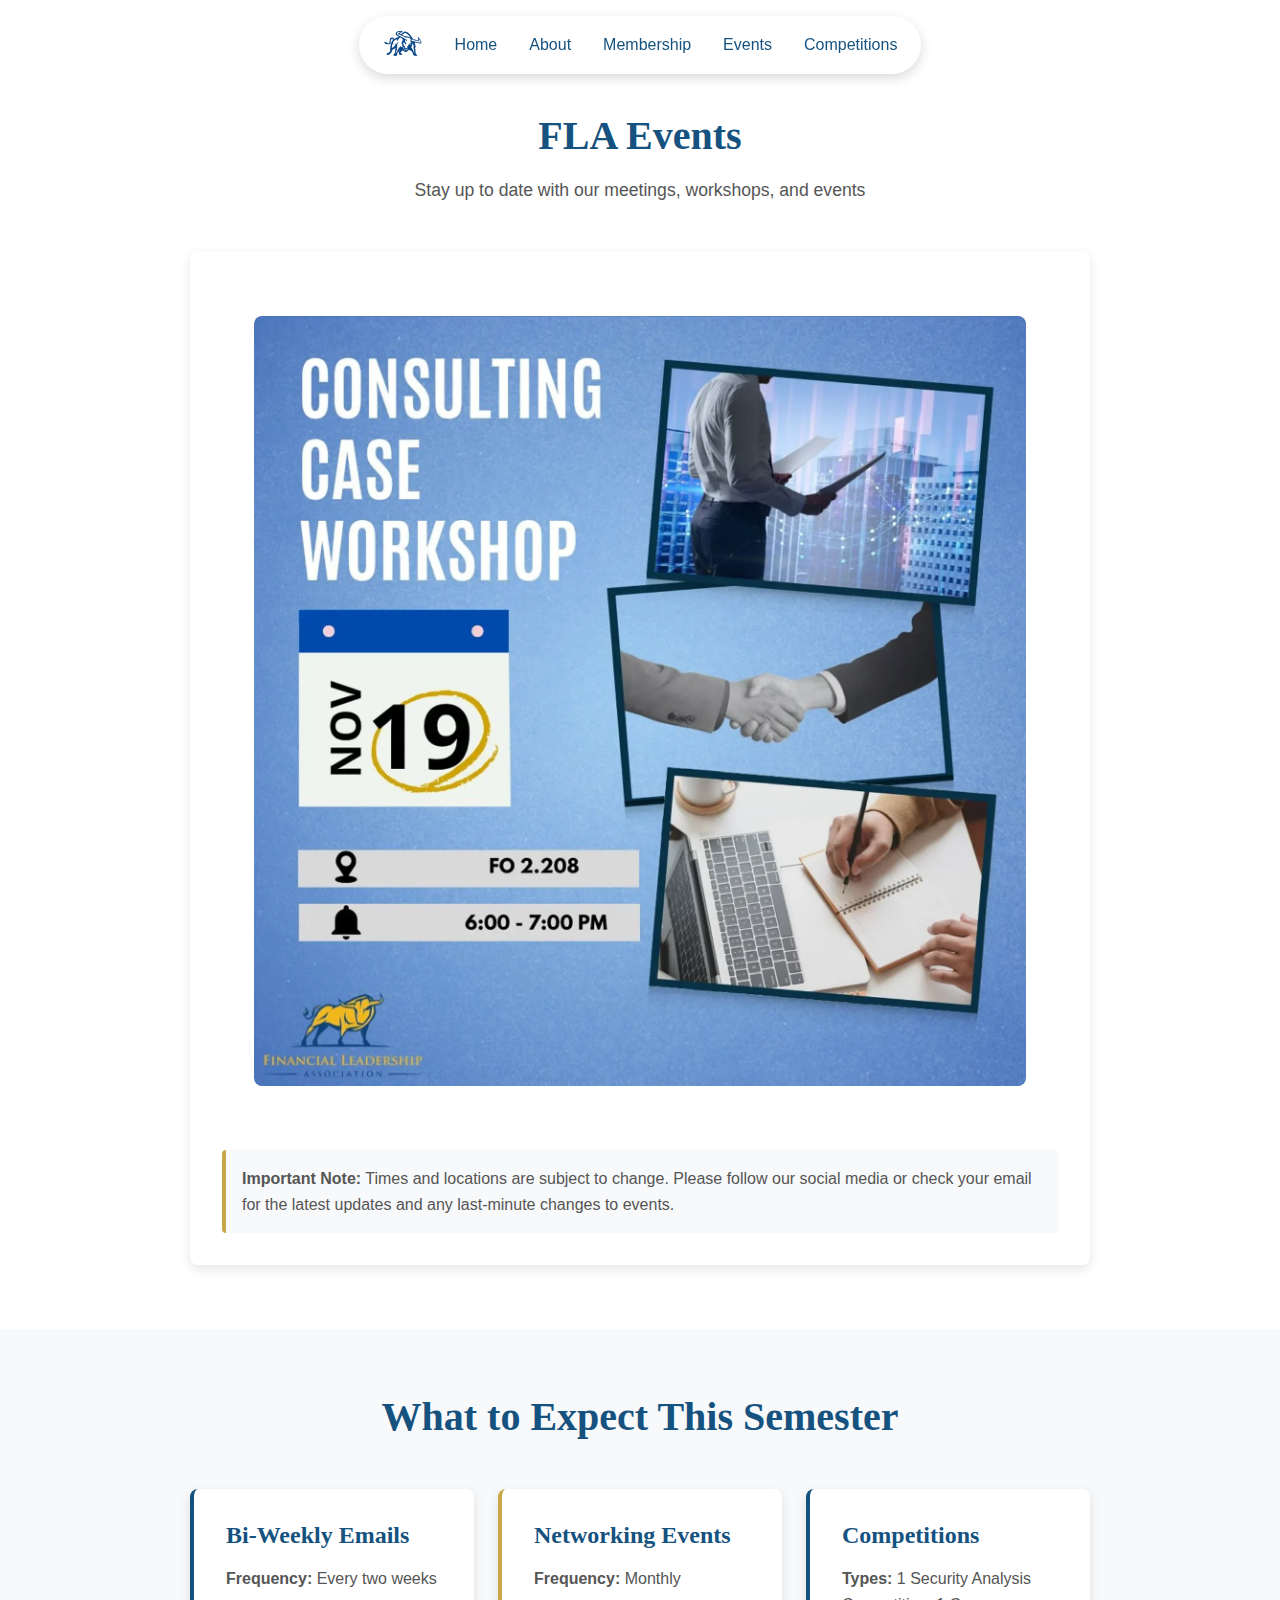
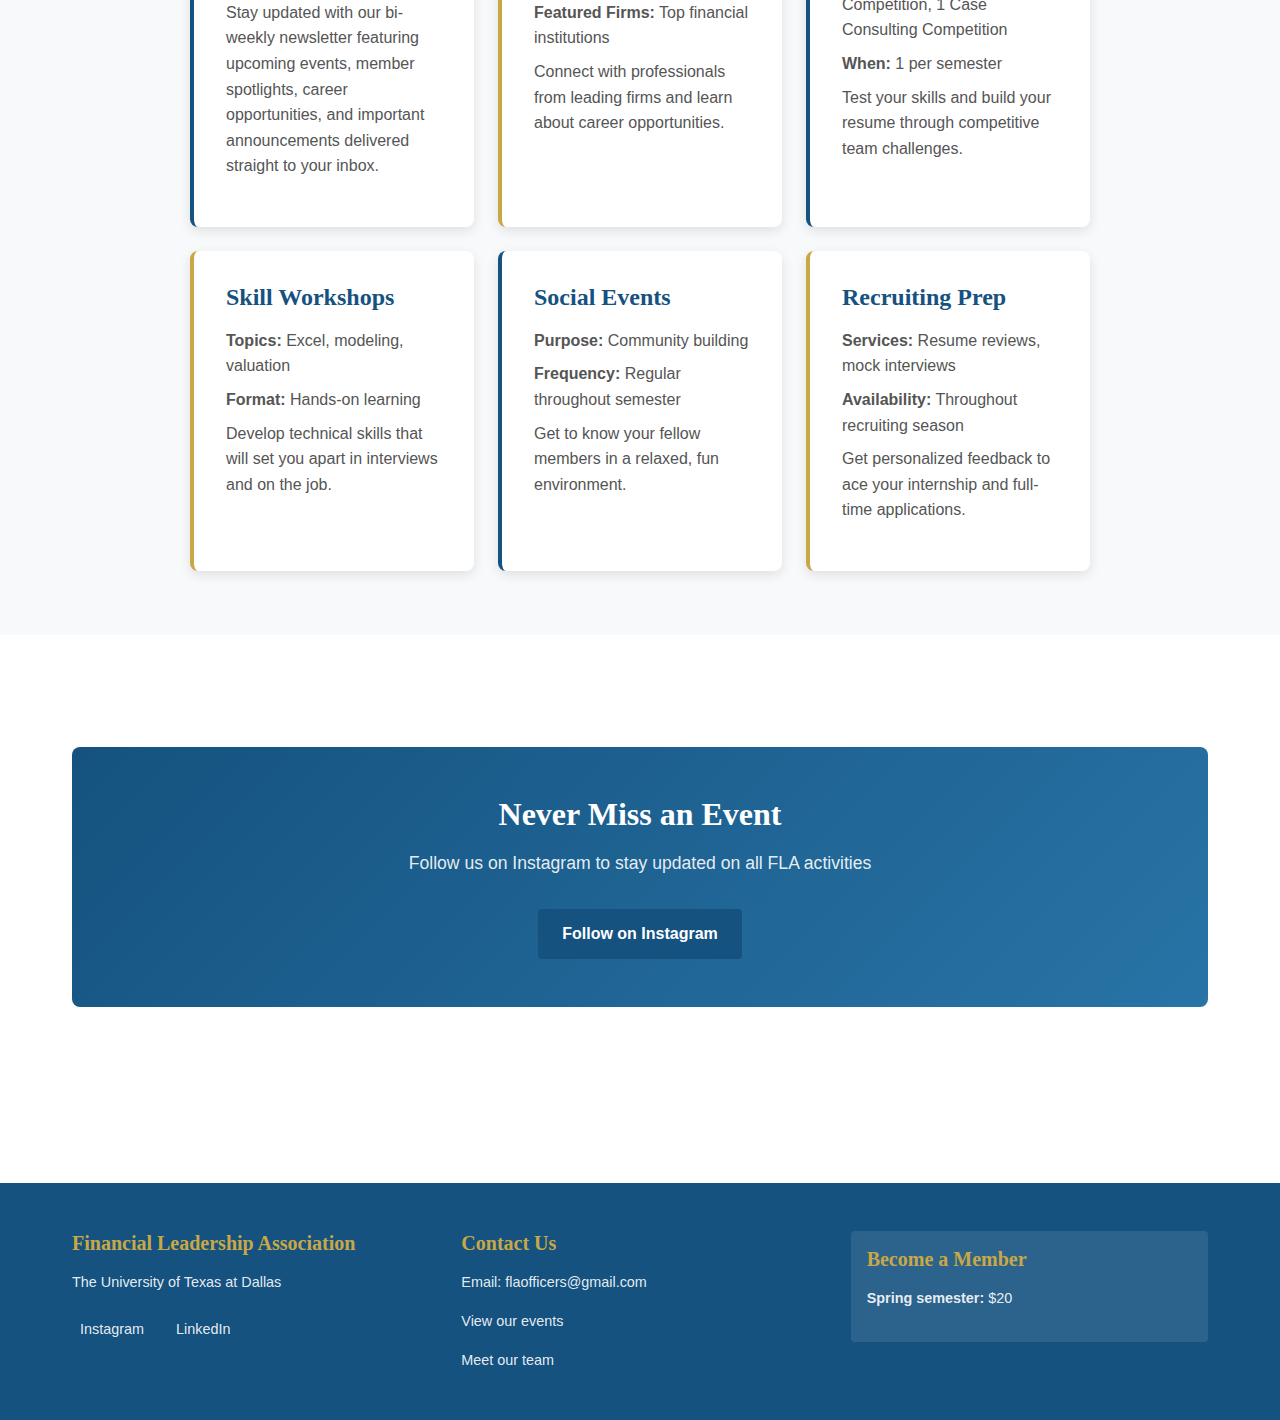
<file: calendar.html>
<!DOCTYPE html>
<html lang="en">
<head>
  <meta charset="UTF-8">
  <meta name="viewport" content="width=device-width, initial-scale=1.0">
  <meta name="description" content="FLA events - meetings, workshops, and networking events">
  <title>Events | FLA</title>
  <link rel="icon" type="image/png" href="favicon.png">
  <link rel="apple-touch-icon" href="favicon.png">
  <link rel="stylesheet" href="styles.css">
</head>
<body>
  <!-- Navigation -->
  <nav class="navbar">
    <div class="nav-container">
      <button class="menu-toggle" aria-label="Toggle navigation menu" aria-expanded="false">
        ☰
      </button>

      <a href="index.html" class="mobile-logo">
        <img src="fla_bull_icon.png" alt="FLA Bull Logo">
      </a>

      <div class="nav-pill-container">
        <a href="index.html" class="nav-logo">
          <img src="fla_bull_icon.png" alt="FLA Bull Logo">
        </a>
        
        <ul class="nav-menu">
          <li class="nav-item"><a href="index.html" class="nav-link">Home</a></li>
          <li class="nav-item"><a href="about.html" class="nav-link">About</a></li>
          <li class="nav-item"><a href="membership.html" class="nav-link">Membership</a></li>
          <li class="nav-item"><a href="calendar.html" class="nav-link">Events</a></li>
          <li class="nav-item"><a href="competitions.html" class="nav-link">Competitions</a></li>
        </ul>
      </div>
    </div>
  </nav>

  <!-- Events Section -->
  <section style="padding-top: 7rem;">
    <div class="container">
      <div class="section-header">
        <h1>FLA Events</h1>
        <p>Stay up to date with our meetings, workshops, and events</p>
      </div>

      <div class="calendar-embed">
        <div style="text-align: center; padding: 2rem; background: white; border-radius: 4px;">
          <img src="consulting-case-workshop.png" alt="FLA Events" style="max-width: 100%; height: auto; border-radius: 8px;">
        </div>

        <div class="calendar-note" style="margin-top: 2rem;">
          <p style="margin: 0;">
            <strong>Important Note:</strong> Times and locations are subject to change. 
            Please follow our social media or check your email for the latest updates and any 
            last-minute changes to events.
          </p>
        </div>
      </div>
    </div>
  </section>

  <!-- Upcoming Events Highlight -->
  <section class="section-alt">
    <div class="container">
      <div class="section-header">
        <h2>What to Expect This Semester</h2>
      </div>

      <div style="max-width: 900px; margin: 0 auto;">
        <div style="display: grid; grid-template-columns: repeat(auto-fit, minmax(280px, 1fr)); gap: 1.5rem;">
          <!-- EDITABLE CONTENT: Update with actual event types and details -->
          <div style="background: white; padding: 2rem; border-radius: 8px; box-shadow: 0 4px 12px rgba(0,0,0,0.1); border-left: 4px solid var(--primary-blue);">
            <h3 style="color: var(--primary-blue); margin-bottom: 1rem;">Bi-Weekly Emails</h3>
            <p style="color: var(--text-gray); margin-bottom: 0.5rem;">
              <strong>Frequency:</strong> Every two weeks
            </p>
            <p style="color: var(--text-gray);">
              Stay updated with our bi-weekly newsletter featuring upcoming events, member spotlights, career opportunities, and important announcements delivered straight to your inbox.
            </p>
          </div>

          <div style="background: white; padding: 2rem; border-radius: 8px; box-shadow: 0 4px 12px rgba(0,0,0,0.1); border-left: 4px solid var(--primary-gold);">
            <h3 style="color: var(--primary-blue); margin-bottom: 1rem;">Networking Events</h3>
            <p style="color: var(--text-gray); margin-bottom: 0.5rem;">
              <strong>Frequency:</strong> Monthly
            </p>
            <p style="color: var(--text-gray); margin-bottom: 0.5rem;">
              <strong>Featured Firms:</strong> Top financial institutions
            </p>
            <p style="color: var(--text-gray);">
              Connect with professionals from leading firms and learn about career opportunities.
            </p>
          </div>

          <div style="background: white; padding: 2rem; border-radius: 8px; box-shadow: 0 4px 12px rgba(0,0,0,0.1); border-left: 4px solid var(--primary-blue);">
            <h3 style="color: var(--primary-blue); margin-bottom: 1rem;">Competitions</h3>
            <p style="color: var(--text-gray); margin-bottom: 0.5rem;">
              <strong>Types:</strong> 1 Security Analysis Competition, 1 Case Consulting Competition
            </p>
            <p style="color: var(--text-gray); margin-bottom: 0.5rem;">
              <strong>When:</strong> 1 per semester
            </p>
            <p style="color: var(--text-gray);">
              Test your skills and build your resume through competitive team challenges.
            </p>
          </div>

          <div style="background: white; padding: 2rem; border-radius: 8px; box-shadow: 0 4px 12px rgba(0,0,0,0.1); border-left: 4px solid var(--primary-gold);">
            <h3 style="color: var(--primary-blue); margin-bottom: 1rem;">Skill Workshops</h3>
            <p style="color: var(--text-gray); margin-bottom: 0.5rem;">
              <strong>Topics:</strong> Excel, modeling, valuation
            </p>
            <p style="color: var(--text-gray); margin-bottom: 0.5rem;">
              <strong>Format:</strong> Hands-on learning
            </p>
            <p style="color: var(--text-gray);">
              Develop technical skills that will set you apart in interviews and on the job.
            </p>
          </div>

          <div style="background: white; padding: 2rem; border-radius: 8px; box-shadow: 0 4px 12px rgba(0,0,0,0.1); border-left: 4px solid var(--primary-blue);">
            <h3 style="color: var(--primary-blue); margin-bottom: 1rem;">Social Events</h3>
            <p style="color: var(--text-gray); margin-bottom: 0.5rem;">
              <strong>Purpose:</strong> Community building
            </p>
            <p style="color: var(--text-gray); margin-bottom: 0.5rem;">
              <strong>Frequency:</strong> Regular throughout semester
            </p>
            <p style="color: var(--text-gray);">
              Get to know your fellow members in a relaxed, fun environment.
            </p>
          </div>

          <div style="background: white; padding: 2rem; border-radius: 8px; box-shadow: 0 4px 12px rgba(0,0,0,0.1); border-left: 4px solid var(--primary-gold);">
            <h3 style="color: var(--primary-blue); margin-bottom: 1rem;">Recruiting Prep</h3>
            <p style="color: var(--text-gray); margin-bottom: 0.5rem;">
              <strong>Services:</strong> Resume reviews, mock interviews
            </p>
            <p style="color: var(--text-gray); margin-bottom: 0.5rem;">
              <strong>Availability:</strong> Throughout recruiting season
            </p>
            <p style="color: var(--text-gray);">
              Get personalized feedback to ace your internship and full-time applications.
            </p>
          </div>
          <!-- END EDITABLE CONTENT -->
        </div>
      </div>
    </div>
  </section>

  <!-- Stay Connected CTA -->
  <section>
    <div class="container">
      <div class="cta-section">
        <h2>Never Miss an Event</h2>
        <p>Follow us on Instagram to stay updated on all FLA activities</p>
        <div style="display: flex; gap: 1rem; justify-content: center; flex-wrap: wrap; margin-top: 1.5rem;">
          <a href="https://www.instagram.com/flautd?igsh=MXRqaGc3bGcxYmJxZA==" target="_blank" class="btn btn-primary">
            Follow on Instagram
          </a>
        </div>
      </div>
    </div>
  </section>

  <!-- Footer -->
  <footer>
    <div class="footer-content">
      <div class="footer-section">
        <h4>Financial Leadership Association</h4>
        <p>The University of Texas at Dallas</p>
        <div class="social-links">
          <a href="https://www.instagram.com/flautd?igsh=MXRqaGc3bGcxYmJxZA==" target="_blank" rel="noopener" aria-label="Instagram">
            Instagram
          </a>
          <a href="https://www.linkedin.com/company/financial-leadership-association-at-ut-dallas/posts/?feedView=all" target="_blank" rel="noopener" aria-label="LinkedIn">
            LinkedIn
          </a>
        </div>
      </div>

      <div class="footer-section">
        <h4>Contact Us</h4>
        <p>Email: <a href="mailto:flaofficers@gmail.com">flaofficers@gmail.com</a></p>
        <p><a href="calendar.html">View our events</a></p>
        <p><a href="about.html">Meet our team</a></p>
      </div>

      <div class="footer-section">
        <div class="footer-cta">
          <h4>Become a Member</h4>
          <div class="pricing">
            <p><strong>Spring semester:</strong> $20</p>
          </div>
          <a href="membership.ht
</file>
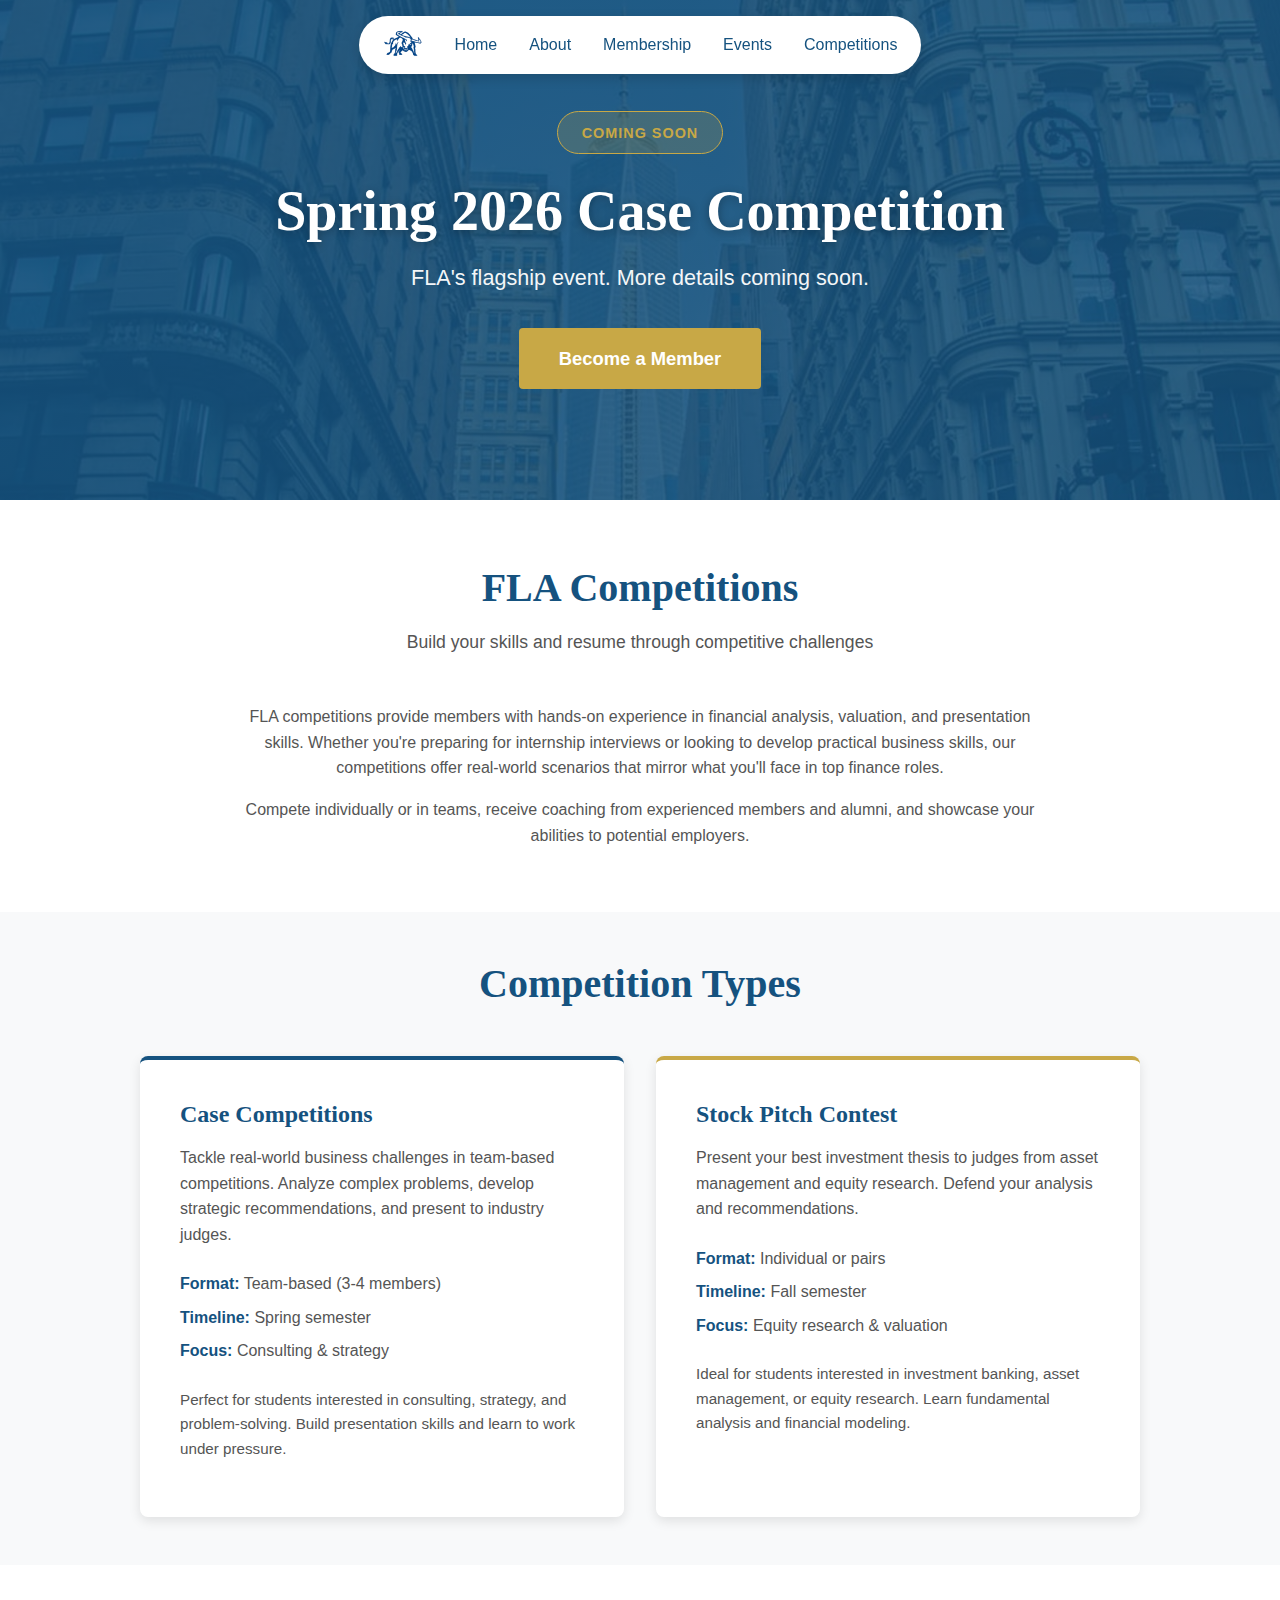
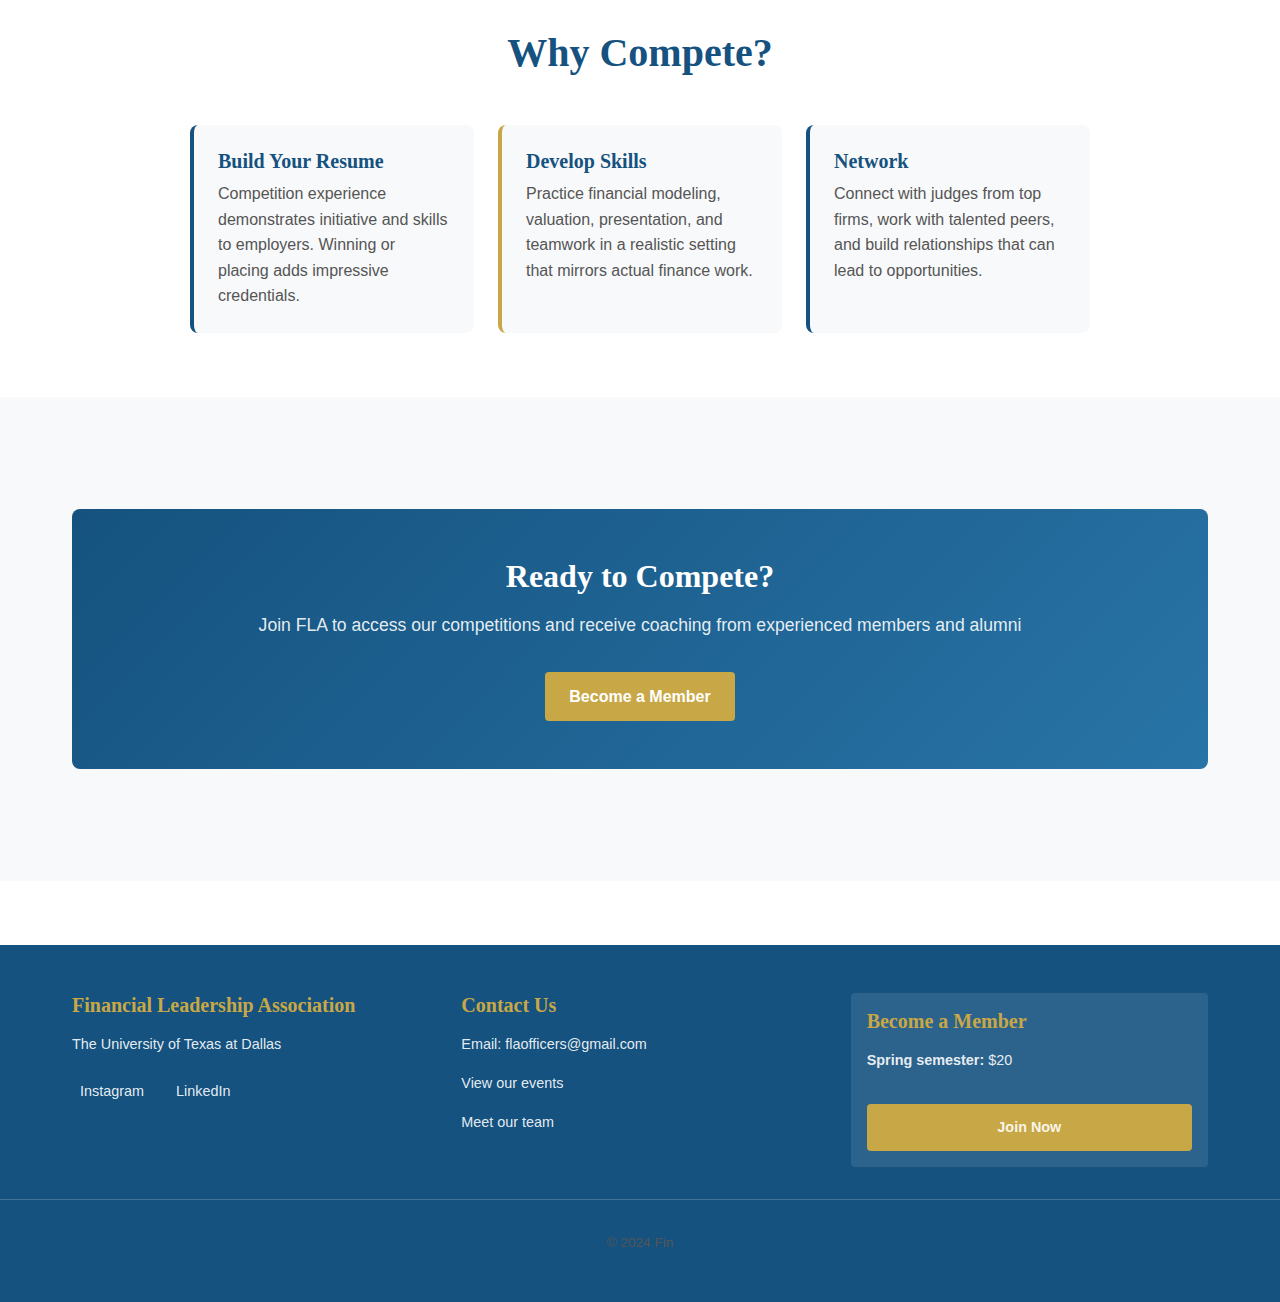
<file: competitions.html>
<!DOCTYPE html>
<html lang="en">
<head>
  <meta charset="UTF-8">
  <meta name="viewport" content="width=device-width, initial-scale=1.0">
  <meta name="description" content="FLA competitions - case studies, stock pitch contests, and skill-building challenges">
  <title>Competitions | FLA</title>
  <link rel="icon" type="image/png" href="favicon.png">
  <link rel="apple-touch-icon" href="favicon.png">
  <link rel="stylesheet" href="styles.css">
</head>
<body>
  <!-- Navigation -->
  <nav class="navbar">
    <div class="nav-container">
      <button class="menu-toggle" aria-label="Toggle navigation menu" aria-expanded="false">
        ☰
      </button>

      <a href="index.html" class="mobile-logo">
        <img src="fla_bull_icon.png" alt="FLA Bull Logo">
      </a>

      <div class="nav-pill-container">
        <a href="index.html" class="nav-logo">
          <img src="fla_bull_icon.png" alt="FLA Bull Logo">
        </a>
        
        <ul class="nav-menu">
          <li class="nav-item"><a href="index.html" class="nav-link">Home</a></li>
          <li class="nav-item"><a href="about.html" class="nav-link">About</a></li>
          <li class="nav-item"><a href="membership.html" class="nav-link">Membership</a></li>
          <li class="nav-item"><a href="calendar.html" class="nav-link">Events</a></li>
          <li class="nav-item"><a href="competitions.html" class="nav-link">Competitions</a></li>
        </ul>
      </div>
    </div>
  </nav>

  <!-- Spring 2026 Case Competition Teaser Hero -->
  <section class="spring-hero">
    <div class="spring-hero-overlay"></div>
    <div class="container">
      <div class="spring-hero-content">
        <div style="display: inline-block; background: rgba(200, 168, 70, 0.2); border: 1px solid var(--primary-gold); padding: 0.5rem 1.5rem; border-radius: 50px; margin-bottom: 1.5rem;">
          <span style="color: var(--primary-gold); font-weight: 600; font-size: 0.9rem; letter-spacing: 1px;">COMING SOON</span>
        </div>
        <h1 class="spring-hero-title">Spring 2026 Case Competition</h1>
        <p class="spring-hero-subtitle">FLA's flagship event. More details coming soon.</p>
        
        <div style="display: flex; gap: 1rem; justify-content: center; flex-wrap: wrap; margin-top: 2rem;">
          <a href="membership.html" class="btn btn-secondary btn-large">Become a Member</a>
        </div>
      </div>
    </div>
  </section>

  <!-- Competitions Intro -->
  <section style="padding: 4rem 0 3rem;">
    <div class="container">
      <div class="section-header">
        <h2>FLA Competitions</h2>
        <p>Build your skills and resume through competitive challenges</p>
      </div>

      <div style="max-width: 800px; margin: 0 auto; text-align: center;">
        <p>
          FLA competitions provide members with hands-on experience in financial analysis, valuation, 
          and presentation skills. Whether you're preparing for internship interviews or looking to 
          develop practical business skills, our competitions offer real-world scenarios that mirror 
          what you'll face in top finance roles.
        </p>
        <p>
          Compete individually or in teams, receive coaching from experienced members and alumni, 
          and showcase your abilities to potential employers.
        </p>
      </div>
    </div>
  </section>

  <!-- Competition Types -->
  <section class="section-alt" style="padding: 3rem 0;">
    <div class="container">
      <div class="section-header">
        <h2>Competition Types</h2>
      </div>

      <div style="max-width: 1000px; margin: 0 auto;">
        <div style="display: grid; grid-template-columns: repeat(auto-fit, minmax(300px, 1fr)); gap: 2rem;">
          
          <!-- Case Competition -->
          <div style="background: white; padding: 2.5rem; border-radius: 8px; box-shadow: 0 4px 12px rgba(0,0,0,0.1); border-top: 4px solid var(--primary-blue);">
            <h3 style="color: var(--primary-blue); margin-bottom: 1rem;">Case Competitions</h3>
            <p style="color: var(--text-gray); margin-bottom: 1.5rem;">
              Tackle real-world business challenges in team-based competitions. Analyze complex problems, develop strategic recommendations, and present to industry judges.
            </p>
            
            <div style="margin-bottom: 1.5rem;">
              <p style="margin: 0.5rem 0; color: var(--text-gray);"><strong style="color: var(--primary-blue);">Format:</strong> Team-based (3-4 members)</p>
              <p style="margin: 0.5rem 0; color: var(--text-gray);"><strong style="color: var(--primary-blue);">Timeline:</strong> Spring semester</p>
              <p style="margin: 0.5rem 0; color: var(--text-gray);"><strong style="color: var(--primary-blue);">Focus:</strong> Consulting & strategy</p>
            </div>

            <p style="color: var(--text-gray); font-size: 0.95rem;">
              Perfect for students interested in consulting, strategy, and problem-solving. Build presentation skills and learn to work under pressure.
            </p>
          </div>

          <!-- Stock Pitch Contest -->
          <div style="background: white; padding: 2.5rem; border-radius: 8px; box-shadow: 0 4px 12px rgba(0,0,0,0.1); border-top: 4px solid var(--primary-gold);">
            <h3 style="color: var(--primary-blue); margin-bottom: 1rem;">Stock Pitch Contest</h3>
            <p style="color: var(--text-gray); margin-bottom: 1.5rem;">
              Present your best investment thesis to judges from asset management and equity research. Defend your analysis and recommendations.
            </p>
            
            <div style="margin-bottom: 1.5rem;">
              <p style="margin: 0.5rem 0; color: var(--text-gray);"><strong style="color: var(--primary-blue);">Format:</strong> Individual or pairs</p>
              <p style="margin: 0.5rem 0; color: var(--text-gray);"><strong style="color: var(--primary-blue);">Timeline:</strong> Fall semester</p>
              <p style="margin: 0.5rem 0; color: var(--text-gray);"><strong style="color: var(--primary-blue);">Focus:</strong> Equity research & valuation</p>
            </div>

            <p style="color: var(--text-gray); font-size: 0.95rem;">
              Ideal for students interested in investment banking, asset management, or equity research. Learn fundamental analysis and financial modeling.
            </p>
          </div>

        </div>
      </div>
    </div>
  </section>

  <!-- Benefits Section -->
  <section style="padding: 4rem 0;">
    <div class="container">
      <div class="section-header">
        <h2>Why Compete?</h2>
      </div>

      <div style="max-width: 900px; margin: 0 auto;">
        <div style="display: grid; grid-template-columns: repeat(auto-fit, minmax(250px, 1fr)); gap: 1.5rem;">
          <div style="background: var(--light-bg); padding: 1.5rem; border-radius: 8px; border-left: 4px solid var(--primary-blue);">
            <h4 style="color: var(--primary-blue); margin-bottom: 0.5rem;">Build Your Resume</h4>
            <p style="color: var(--text-gray); margin: 0;">
              Competition experience demonstrates initiative and skills to employers. Winning or 
              placing adds impressive credentials.
            </p>
          </div>

          <div style="background: var(--light-bg); padding: 1.5rem; border-radius: 8px; border-left: 4px solid var(--primary-gold);">
            <h4 style="color: var(--primary-blue); margin-bottom: 0.5rem;">Develop Skills</h4>
            <p style="color: var(--text-gray); margin: 0;">
              Practice financial modeling, valuation, presentation, and teamwork in a realistic setting 
              that mirrors actual finance work.
            </p>
          </div>

          <div style="background: var(--light-bg); padding: 1.5rem; border-radius: 8px; border-left: 4px solid var(--primary-blue);">
            <h4 style="color: var(--primary-blue); margin-bottom: 0.5rem;">Network</h4>
            <p style="color: var(--text-gray); margin: 0;">
              Connect with judges from top firms, work with talented peers, and build relationships 
              that can lead to opportunities.
            </p>
          </div>
        </div>
      </div>
    </div>
  </section>

  <!-- CTA Section -->
  <section class="section-alt">
    <div class="container">
      <div class="cta-section">
        <h2>Ready to Compete?</h2>
        <p>Join FLA to access our competitions and receive coaching from experienced members and alumni</p>
        <div style="display: flex; gap: 1rem; justify-content: center; flex-wrap: wrap; margin-top: 1.5rem;">
          <a href="membership.html" class="btn btn-secondary">Become a Member</a>
        </div>
      </div>
    </div>
  </section>

  <!-- Footer -->
  <footer>
    <div class="footer-content">
      <div class="footer-section">
        <h4>Financial Leadership Association</h4>
        <p>The University of Texas at Dallas</p>
        <div class="social-links">
          <a href="https://www.instagram.com/flautd?igsh=MXRqaGc3bGcxYmJxZA==" target="_blank" rel="noopener" aria-label="Instagram">
            Instagram
          </a>
          <a href="https://www.linkedin.com/company/financial-leadership-association-at-ut-dallas/posts/?feedView=all" target="_blank" rel="noopener" aria-label="LinkedIn">
            LinkedIn
          </a>
        </div>
      </div>

      <div class="footer-section">
        <h4>Contact Us</h4>
        <p>Email: <a href="mailto:flaofficers@gmail.com">flaofficers@gmail.com</a></p>
        <p><a href="calendar.html">View our events</a></p>
        <p><a href="about.html">Meet our team</a></p>
      </div>

      <div class="footer-section">
        <div class="footer-cta">
          <h4>Become a Member</h4>
          <div class="pricing">
            <p><strong>Spring semester:</strong> $20</p>
          </div>
          <a href="membership.html" class="btn btn-secondary">Join Now</a>
        </div>
      </div>
    </div>

    <div class="footer-bottom">
      <p>&copy; 2024 Fin
</file>
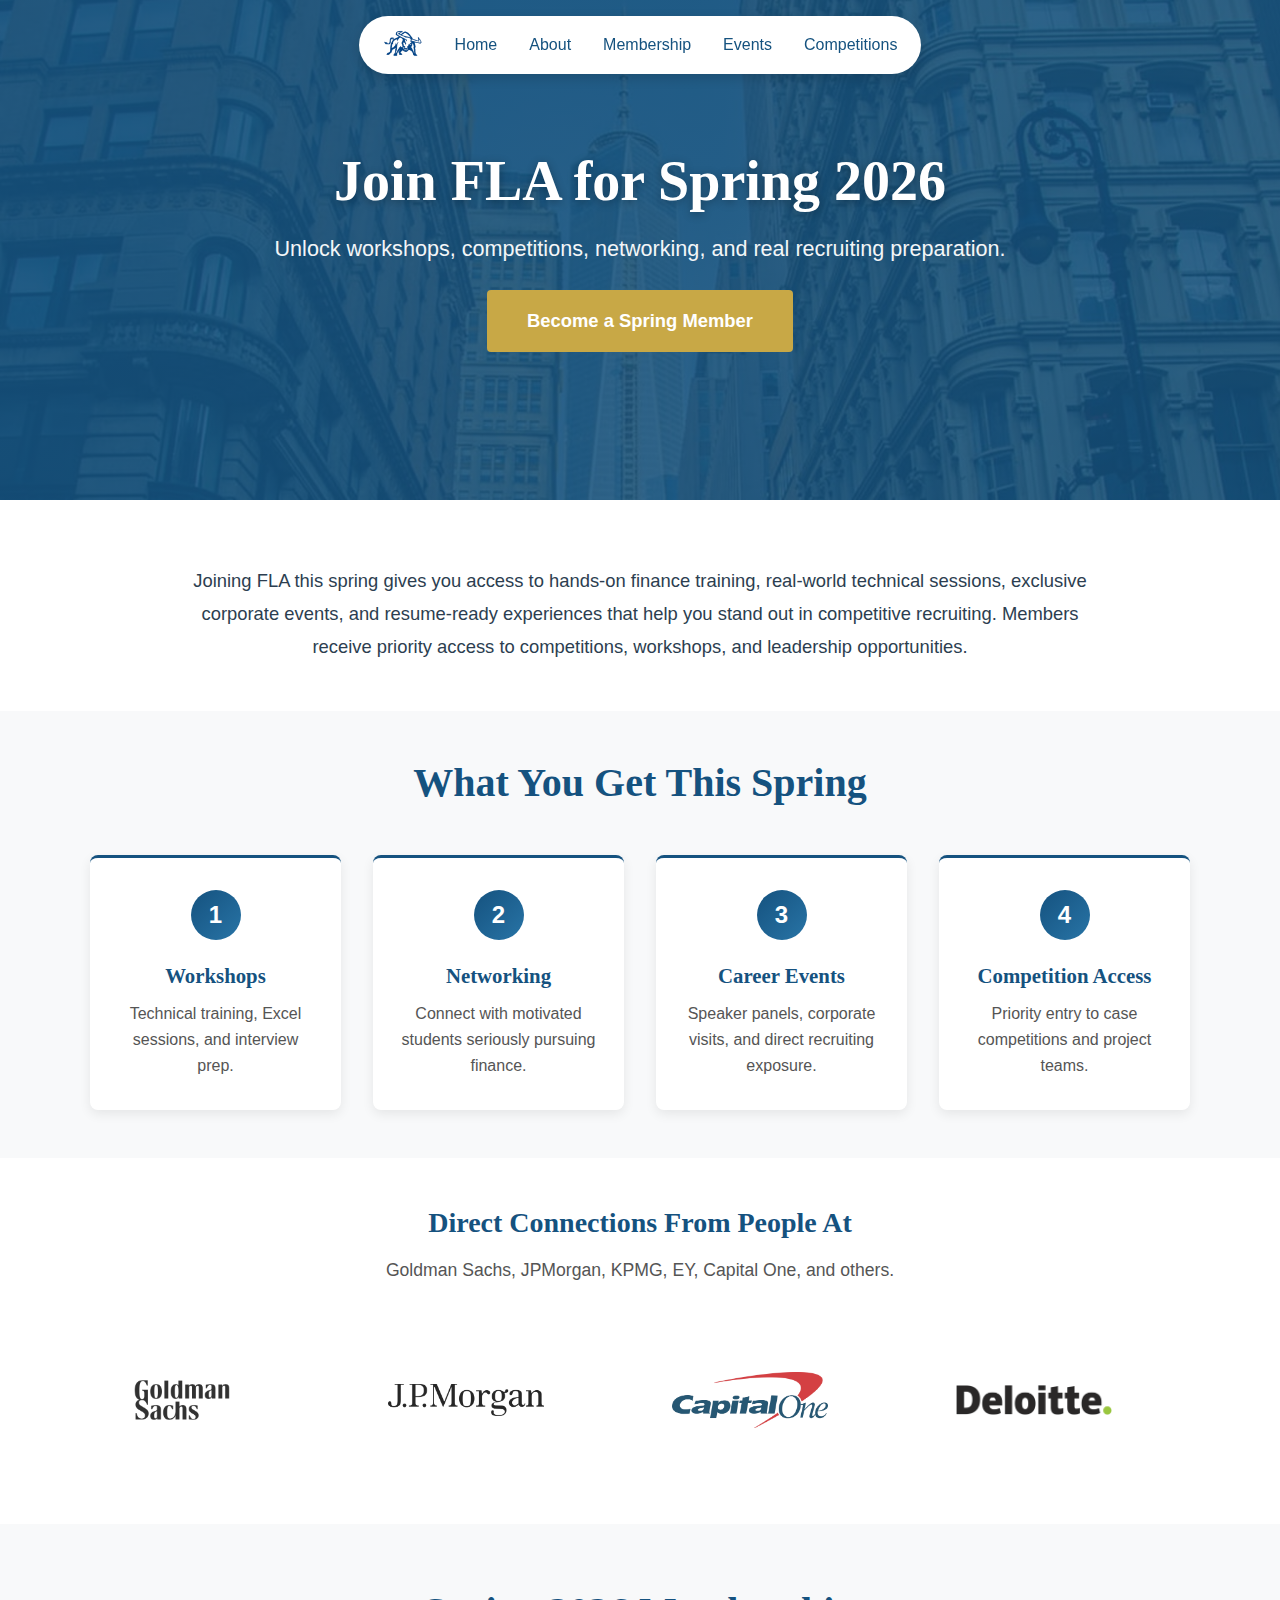
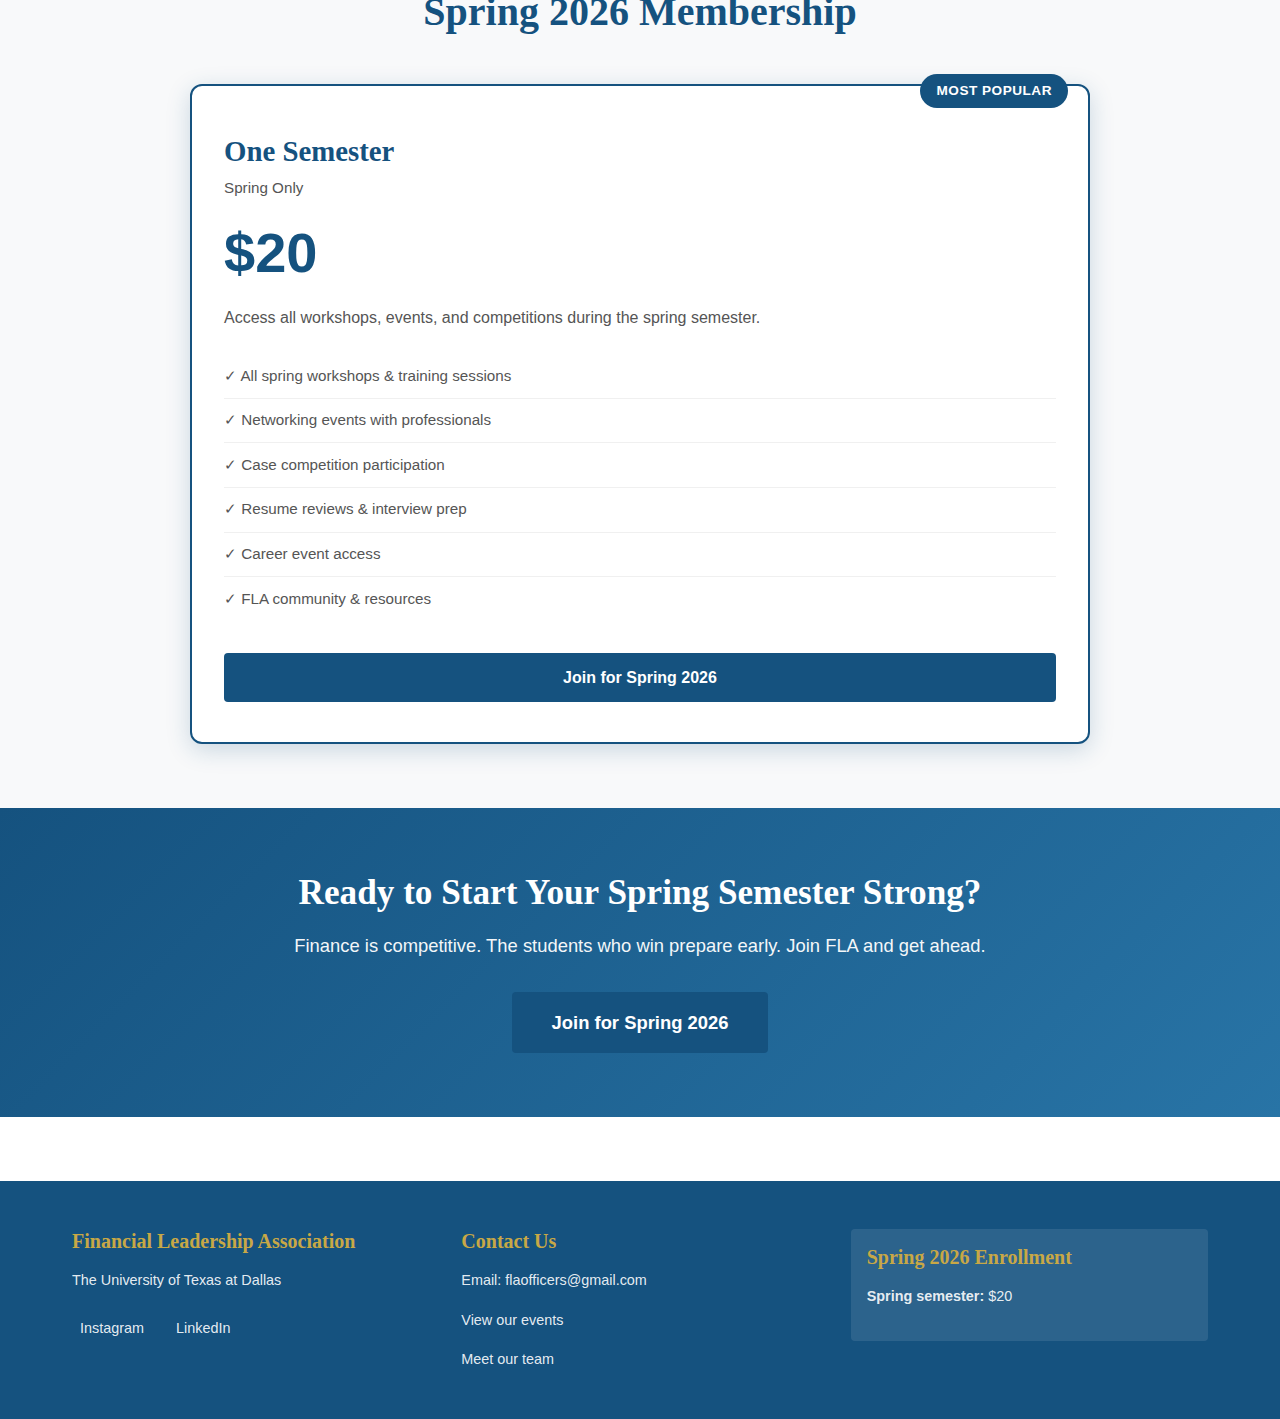
<file: membership.html>
<!DOCTYPE html>
<html lang="en">
<head>
  <meta charset="UTF-8">
  <meta name="viewport" content="width=device-width, initial-scale=1.0">
  <meta name="description" content="Join FLA for Spring 2026 - Access workshops, competitions, networking, and real recruiting preparation">
  <title>Join for Spring 2026 | FLA</title>
  <link rel="icon" type="image/png" href="favicon.png">
  <link rel="apple-touch-icon" href="favicon.png">
  <link rel="stylesheet" href="styles.css">
</head>
<body>
  <!-- Navigation -->
  <nav class="navbar">
    <div class="nav-container">
      <button class="menu-toggle" aria-label="Toggle navigation menu" aria-expanded="false">
        ☰
      </button>

      <a href="index.html" class="mobile-logo">
        <img src="fla_bull_icon.png" alt="FLA Bull Logo">
      </a>

      <div class="nav-pill-container">
        <a href="index.html" class="nav-logo">
          <img src="fla_bull_icon.png" alt="FLA Bull Logo">
        </a>
        
        <ul class="nav-menu">
          <li class="nav-item"><a href="index.html" class="nav-link">Home</a></li>
          <li class="nav-item"><a href="about.html" class="nav-link">About</a></li>
          <li class="nav-item"><a href="membership.html" class="nav-link">Membership</a></li>
          <li class="nav-item"><a href="calendar.html" class="nav-link">Events</a></li>
          <li class="nav-item"><a href="competitions.html" class="nav-link">Competitions</a></li>
        </ul>
      </div>
    </div>
  </nav>

  <!-- Spring 2026 Hero Section -->
  <section class="spring-hero">
    <div class="spring-hero-overlay"></div>
    <div class="container">
      <div class="spring-hero-content">
        <h1 class="spring-hero-title">Join FLA for Spring 2026</h1>
        <p class="spring-hero-subtitle">Unlock workshops, competitions, networking, and real recruiting preparation.</p>
        
        <a href="#pricing" class="btn btn-secondary btn-large">Become a Spring Member</a>
      </div>
    </div>
  </section>

  <!-- Value Proposition -->
  <section style="padding: 4rem 0 3rem;">
    <div class="container">
      <div style="max-width: 900px; margin: 0 auto; text-align: center;">
        <p style="font-size: 1.15rem; line-height: 1.8; color: var(--text-dark); margin-bottom: 0;">
          Joining FLA this spring gives you access to hands-on finance training, real-world technical sessions, exclusive corporate events, and resume-ready experiences that help you stand out in competitive recruiting. Members receive priority access to competitions, workshops, and leadership opportunities.
        </p>
      </div>
    </div>
  </section>

  <!-- What You Get This Spring -->
  <section class="section-alt" style="padding: 3rem 0;">
    <div class="container">
      <div class="section-header">
        <h2>What You Get This Spring</h2>
      </div>

      <div class="spring-benefits-grid">
        <div class="spring-benefit-card">
          <div class="benefit-number">1</div>
          <h3>Workshops</h3>
          <p>Technical training, Excel sessions, and interview prep.</p>
        </div>

        <div class="spring-benefit-card">
          <div class="benefit-number">2</div>
          <h3>Networking</h3>
          <p>Connect with motivated students seriously pursuing finance.</p>
        </div>

        <div class="spring-benefit-card">
          <div class="benefit-number">3</div>
          <h3>Career Events</h3>
          <p>Speaker panels, corporate visits, and direct recruiting exposure.</p>
        </div>

        <div class="spring-benefit-card">
          <div class="benefit-number">4</div>
          <h3>Competition Access</h3>
          <p>Priority entry to case competitions and project teams.</p>
        </div>
      </div>
    </div>
  </section>

  <!-- Direct Connections -->
  <section style="padding: 3rem 0;">
    <div class="container">
      <div style="text-align: center; margin-bottom: 2.5rem;">
        <h2 style="color: var(--primary-blue); font-size: 1.75rem; margin-bottom: 1rem;">Direct Connections From People At</h2>
        <p style="color: var(--text-gray); font-size: 1.1rem; max-width: 700px; margin: 0 auto;">
          Goldman Sachs, JPMorgan, KPMG, EY, Capital One, and others.
        </p>
      </div>

      <div class="carousel-wrapper">
        <div class="carousel-track">
          <!-- First set of logos -->
          <div class="company-logo">
            <img src="logo-goldman.png" alt="Goldman Sachs">
          </div>
          <div class="company-logo">
            <img src="logo-jpmorgan.png" alt="JP Morgan">
          </div>
          <div class="company-logo">
            <img src="logo-capitalone.png" alt="Capital One">
          </div>
          <div class="company-logo">
            <img src="logo-deloitte.png" alt="Deloitte">
          </div>
          <div class="company-logo">
            <img src="logo-wellsfargo.png" alt="Wells Fargo">
          </div>
          <div class="company-logo">
            <img src="logo-morganstanley.png" alt="Morgan Stanley">
          </div>
          <div class="company-logo">
            <img src="logo-fortress.png" alt="Fortress Investment Group">
          </div>
          <div class="company-logo">
            <img src="logo-velasco.png" alt="Velasco Group">
          </div>
          
          <!-- Duplicate set for seamless loop -->
          <div class="company-logo">
            <img src="logo-goldman.png" alt="Goldman Sachs">
          </div>
          <div class="company-logo">
            <img src="logo-jpmorgan.png" alt="JP Morgan">
          </div>
          <div class="company-logo">
            <img src="logo-capitalone.png" alt="Capital One">
          </div>
          <div class="company-logo">
            <img src="logo-deloitte.png" alt="Deloitte">
          </div>
          <div class="company-logo">
            <img src="logo-wellsfargo.png" alt="Wells Fargo">
          </div>
          <div class="company-logo">
            <img src="logo-morganstanley.png" alt="Morgan Stanley">
          </div>
          <div class="company-logo">
            <img src="logo-fortress.png" alt="Fortress Investment Group">
          </div>
          <div class="company-logo">
            <img src="logo-velasco.png" alt="Velasco Group">
          </div>
        </div>
      </div>
    </div>
  </section>

  <!-- Pricing Section -->
  <section id="pricing" class="section-alt" style="padding: 4rem 0;">
    <div class="container">
      <div class="section-header">
        <h2>Spring 2026 Membership</h2>
      </div>

      <div class="spring-pricing-cards">
        <!-- Spring Only -->
        <div class="spring-pricing-card spring-featured">
          <div class="spring-badge">Most Popular</div>
          <h3>One Semester</h3>
          <div class="spring-label">Spring Only</div>
          <div class="price">
            $20
          </div>

          <p style="color: var(--text-gray); margin: 1.5rem 0; line-height: 1.6;">
            Access all workshops, events, and competitions during the spring semester.
          </p>

          <ul class="spring-features-list">
            <li>✓ All spring workshops & training sessions</li>
            <li>✓ Networking events with professionals</li>
            <li>✓ Case competition participation</li>
            <li>✓ Resume reviews & interview prep</li>
            <li>✓ Career event access</li>
            <li>✓ FLA community & resources</li>
          </ul>

          <a href="https://buy.stripe.com/6oUeVee0Neyk1gs3iMgA800" class="btn btn-primary btn-full">Join for Spring 2026</a>
        </div>
      </div>
    </div>
  </section>

  <!-- Final CTA Bar -->
  <section class="final-cta-bar">
    <div class="container">
      <div class="final-cta-content">
        <h2>Ready to Start Your Spring Semester Strong?</h2>
        <p>Finance is competitive. The students who win prepare early. Join FLA and get ahead.</p>
        <a href="#pricing" class="btn btn-primary btn-large">Join for Spring 2026</a>
      </div>
    </div>
  </section>

  <!-- Footer -->
  <footer>
    <div class="footer-content">
      <div class="footer-section">
        <h4>Financial Leadership Association</h4>
        <p>The University of Texas at Dallas</p>
        <div class="social-links">
          <a href="https://www.instagram.com/flautd?igsh=MXRqaGc3bGcxYmJxZA==" target="_blank" rel="noopener" aria-label="Instagram">
            Instagram
          </a>
          <a href="https://www.linkedin.com/company/financial-leadership-association-at-ut-dallas/posts/?feedView=all" target="_blank" rel="noopener" aria-label="LinkedIn">
            LinkedIn
          </a>
        </div>
      </div>

      <div class="footer-section">
        <h4>Contact Us</h4>
        <p>Email: <a href="mailto:flaofficers@gmail.com">flaofficers@gmail.com</a></p>
        <p><a href="calendar.html">View our events</a></p>
        <p><a href="about.html">Meet our team</a></p>
      </div>

      <div class="footer-section">
        <div class="footer-cta">
          <h4>Spring 2026 Enrollment</h4>
          <div class="pricing">
            <p><strong>Spring semester:</strong> $20</p>
          </div>
          <a href="#prici
</file>
<file: styles.css>
/* ===========================
   FLA Website Styles
   =========================== */

/* CSS Variables for Easy Editing */
:root {
  /* Brand Colors from Logo */
  --primary-blue: #15527F;
  --primary-gold: #C8A846;
  --light-bg: #F8F9FA;
  --white: #FFFFFF;
  --text-dark: #2C3E50;
  --text-gray: #555555;
  
  /* Spacing */
  --spacing-xs: 0.5rem;
  --spacing-sm: 1rem;
  --spacing-md: 2rem;
  --spacing-lg: 3rem;
  --spacing-xl: 4rem;
  
  /* Typography */
  --font-primary: 'Segoe UI', Tahoma, Geneva, Verdana, sans-serif;
  --font-heading: 'Georgia', serif;
  
  /* Container */
  --container-max-width: 1200px;
}

/* ===========================
   Global Styles
   =========================== */

* {
  margin: 0;
  padding: 0;
  box-sizing: border-box;
}

html {
  scroll-behavior: smooth;
  margin: 0;
  padding: 0;
  height: 100%;
  overflow-x: hidden;
}

body {
  font-family: var(--font-primary);
  color: var(--text-dark);
  line-height: 1.6;
  background-color: var(--white);
  margin: 0;
  padding: 0;
  min-height: 100%;
  overflow-x: hidden;
  position: relative;
}

.container {
  max-width: var(--container-max-width);
  margin: 0 auto;
  padding: 0 var(--spacing-md);
}

h1, h2, h3, h4, h5, h6 {
  font-family: var(--font-heading);
  color: var(--primary-blue);
  margin-bottom: var(--spacing-sm);
  line-height: 1.2;
}

h1 { font-size: 2.5rem; }
h2 { font-size: 2rem; }
h3 { font-size: 1.5rem; }
h4 { font-size: 1.25rem; }

p {
  margin-bottom: var(--spacing-sm);
  color: var(--text-gray);
}

a {
  text-decoration: none;
  color: inherit;
  transition: all 0.3s ease;
}

img {
  max-width: 100%;
  height: auto;
  display: block;
}

/* ===========================
   Buttons
   =========================== */

.btn {
  display: inline-block;
  padding: 0.75rem 1.5rem;
  border: none;
  border-radius: 4px;
  font-size: 1rem;
  font-weight: 600;
  cursor: pointer;
  transition: all 0.3s ease;
  text-align: center;
}

.btn-primary {
  background-color: var(--primary-blue);
  color: var(--white);
}

.btn-primary:hover {
  background-color: #0F3D5C;
  transform: translateY(-2px);
  box-shadow: 0 4px 8px rgba(0,0,0,0.2);
}

.btn-secondary {
  background-color: var(--primary-gold);
  color: var(--white);
}

.btn-secondary:hover {
  background-color: #B08F3B;
  transform: translateY(-2px);
  box-shadow: 0 4px 8px rgba(0,0,0,0.2);
}

.btn-outline {
  background-color: transparent;
  border: 2px solid var(--primary-blue);
  color: var(--primary-blue);
}

.btn-outline:hover {
  background-color: var(--primary-blue);
  color: var(--white);
}

/* ===========================
   Navigation
   =========================== */

.navbar {
  background-color: transparent;
  padding: 1rem 0;
  position: fixed;
  top: 0;
  left: 0;
  right: 0;
  width: 100%;
  z-index: 1000;
  box-shadow: none;
  margin: 0;
}

.nav-container {
  max-width: var(--container-max-width);
  margin: 0 auto;
  padding: 0 var(--spacing-md);
  display: flex;
  justify-content: center;
  align-items: center;
}

.nav-pill-container {
  background-color: var(--white);
  border-radius: 50px;
  padding: 0.5rem 1.5rem;
  display: flex;
  align-items: center;
  gap: 2rem;
  box-shadow: 0 4px 12px rgba(0,0,0,0.15);
}

.nav-logo {
  display: flex;
  align-items: center;
}

.nav-logo img {
  height: 40px;
  width: auto;
}

.nav-menu {
  display: flex;
  list-style: none;
  gap: 2rem;
  align-items: center;
  margin: 0;
}

.nav-item {
  position: relative;
}

.nav-link {
  color: var(--primary-blue);
  font-weight: 500;
  padding: 0.5rem 0;
  display: block;
  transition: all 0.3s ease;
}

.nav-link:hover {
  color: var(--primary-gold);
  transform: translateY(-1px);
}

/* Dropdown Menu */
.dropdown {
  position: relative;
}

.dropdown > .nav-link::after {
  content: ' ▼';
  font-size: 0.7rem;
  margin-left: 0.3rem;
  color: var(--primary-blue);
}

.dropdown > .nav-link:hover::after {
  color: var(--primary-gold);
}

.dropdown-content {
  display: none;
  position: absolute;
  top: 100%;
  left: 0;
  background-color: var(--white);
  min-width: 220px;
  box-shadow: 0 4px 12px rgba(0,0,0,0.2);
  border-radius: 12px;
  margin-top: 0;
  padding-top: 0.5rem;
  z-index: 1001;
  overflow: hidden;
}

.dropdown:hover .dropdown-content,
.dropdown-content:hover {
  display: block;
}

.dropdown-content a {
  color: var(--text-dark);
  padding: 0.75rem 1rem;
  display: block;
  border-bottom: 1px solid #eee;
}

.dropdown-content a:last-child {
  border-bottom: none;
}

.dropdown-content a:hover {
  background-color: var(--light-bg);
  color: var(--primary-blue);
  padding-left: 1.25rem;
}

/* Mobile Menu Toggle */
.menu-toggle {
  display: none;
  background: rgba(255, 255, 255, 0.9);
  border: none;
  color: var(--primary-blue);
  font-size: 1.5rem;
  cursor: pointer;
  padding: 0.5rem;
  position: absolute;
  left: 1rem;
  z-index: 1001;
  border-radius: 8px;
}

/* Mobile Logo - shown outside pill on mobile */
.navbar .mobile-logo {
  display: none;
}

.navbar .mobile-logo img {
  filter: drop-shadow(0 2px 4px rgba(0,0,0,0.3));
}

/* ===========================
   Footer
   =========================== */

footer {
  background-color: var(--primary-blue);
  color: var(--white);
  padding: var(--spacing-lg) 0 var(--spacing-md);
  margin-top: var(--spacing-xl);
}

.footer-content {
  display: grid;
  grid-template-columns: repeat(auto-fit, minmax(250px, 1fr));
  gap: var(--spacing-md);
  max-width: var(--container-max-width);
  margin: 0 auto;
  padding: 0 var(--spacing-md);
}

.footer-section h4 {
  color: var(--primary-gold);
  margin-bottom: var(--spacing-sm);
}

.footer-section p,
.footer-section a {
  color: rgba(255,255,255,0.9);
  font-size: 0.9rem;
}

.footer-section a:hover {
  color: var(--primary-gold);
}

.social-links {
  display: flex;
  gap: var(--spacing-sm);
  margin-top: var(--spacing-sm);
}

.social-links a {
  display: flex;
  align-items: center;
  gap: 0.5rem;
  padding: 0.5rem;
  border-radius: 4px;
  transition: background-color 0.3s;
}

.social-links a:hover {
  background-color: rgba(255,255,255,0.1);
}

.footer-cta {
  background-color: rgba(255,255,255,0.1);
  padding: var(--spacing-sm);
  border-radius: 4px;
}

.footer-cta .pricing {
  margin: var(--spacing-sm) 0;
  font-size: 0.9rem;
}

.footer-cta .btn {
  width: 100%;
  margin-top: var(--spacing-sm);
}

.footer-bottom {
  text-align: center;
  padding-top: var(--spacing-md);
  margin-top: var(--spacing-md);
  border-top: 1px solid rgba(255,255,255,0.2);
  font-size: 0.85rem;
  color: rgba(255,255,255,0.7);
}

/* ===========================
   Hero Section
   =========================== */

.hero {
  background-image: url('dallas_skyline.jpg');
  background-size: cover;
  background-position: center;
  background-repeat: no-repeat;
  padding: calc(var(--spacing-xl) + 80px) 0 var(--spacing-xl);
  min-height: 100vh;
  display: flex;
  align-items: center;
  position: relative;
  width: 100%;
  margin: 0;
  top: 0;
}

.hero-overlay {
  position: absolute;
  top: 0;
  left: 0;
  right: 0;
  bottom: 0;
  background: rgba(0, 0, 0, 0.45);
  z-index: 1;
}

.hero .container {
  position: relative;
  z-index: 2;
}

.hero-content {
  text-align: center;
  max-width: 700px;
  margin: 0 auto;
}

.hero-bull-logo {
  max-width: 250px;
  width: 100%;
  margin: 0 auto var(--spacing-md);
  display: block;
  filter: drop-shadow(0 6px 12px rgba(0,0,0,0.5));
}

.hero-content h1 {
  font-size: 3.5rem;
  margin-bottom: var(--spacing-lg);
  color: var(--white);
  text-shadow: 3px 3px 6px rgba(0,0,0,0.7);
  font-weight: 700;
}

.hero-buttons {
  display: flex;
  gap: var(--spacing-sm);
  justify-content: center;
  flex-wrap: wrap;
}

/* ===========================
   Where Our Members Go - Auto-scrolling Carousel
   =========================== */

.members-destinations {
  background-color: var(--white);
  padding: var(--spacing-md) 0;
  overflow: hidden;
}

.members-destinations .section-title {
  text-align: center;
  font-size: 2.5rem;
  color: var(--primary-blue);
  margin-bottom: var(--spacing-md);
  font-weight: 700;
}

.carousel-wrapper {
  overflow: hidden;
  position: relative;
  width: 100%;
  padding: var(--spacing-sm) 0;
}

.carousel-track {
  display: flex;
  gap: 4rem;
  animation: scroll 30s linear infinite;
  width: max-content;
}

.company-logo {
  flex-shrink: 0;
  width: 220px;
  height: 120px;
  display: flex;
  align-items: center;
  justify-content: center;
  padding: var(--spacing-md);
  transition: all 0.3s ease;
}

.company-logo:hover {
  transform: translateY(-5px);
}

.company-logo img {
  max-width: 100%;
  max-height: 100%;
  object-fit: contain;
  opacity: 0.85;
  transition: all 0.3s ease;
}

.company-logo:hover img {
  opacity: 1;
}

@keyframes scroll {
  0% {
    transform: translateX(0);
  }
  100% {
    transform: translateX(-50%);
  }
}

/* ===========================
   Sections
   =========================== */

section {
  padding: var(--spacing-xl) 0;
}

.section-alt {
  background-color: var(--light-bg);
}

.section-header {
  text-align: center;
  margin-bottom: var(--spacing-lg);
}

.section-header h2 {
  font-size: 2.5rem;
  margin-bottom: var(--spacing-sm);
}

.section-header p {
  font-size: 1.1rem;
  max-width: 700px;
  margin: 0 auto;
}

/* Two Column Layout */
.two-column {
  display: grid;
  grid-template-columns: 1fr 1fr;
  gap: var(--spacing-lg);
  align-items: start;
}

/* What is FLA Section */
.what-is-fla {
  max-width: 800px;
  margin: 0 auto;
  text-align: center;
}

.what-is-fla h2 {
  font-size: 2.5rem;
  color: var(--primary-blue);
  margin-bottom: var(--spacing-sm);
}

.what-is-fla .tagline {
  font-size: 1.5rem;
  color: var(--primary-gold);
  font-weight: 600;
  margin-bottom: var(--spacing-md);
  font-style: italic;
}

.what-is-fla p {
  font-size: 1.1rem;
  line-height: 1.8;
  margin-bottom: var(--spacing-md);
  text-align: left;
}

/* Stats Box */
.stats-box {
  background-color: var(--white);
  padding: var(--spacing-md);
  border-radius: 8px;
  box-shadow: 0 4px 12px rgba(0,0,0,0.1);
  border-left: 4px solid var(--primary-gold);
}

.stats-box h3 {
  color: var(--primary-blue);
  margin-bottom: var(--spacing-md);
}

.stat-item {
  margin-bottom: var(--spacing-sm);
  padding-bottom: var(--spacing-sm);
  border-bottom: 1px solid #eee;
}

.stat-item:last-child {
  border-bottom: none;
  margin-bottom: 0;
  padding-bottom: 0;
}

.stat-item strong {
  color: var(--primary-blue);
  display: block;
  margin-bottom: 0.25rem;
}

/* ===========================
   Mailing List Form
   =========================== */

.mailing-list-form {
  background-color: var(--white);
  padding: var(--spacing-md);
  border-radius: 8px;
  box-shadow: 0 4px 12px rgba(0,0,0,0.1);
  max-width: 600px;
  margin: 0 auto;
}

.form-group {
  margin-bottom: var(--spacing-sm);
}

.form-group label {
  display: block;
  margin-bottom: 0.5rem;
  font-weight: 600;
  color: var(--text-dark);
}

.form-group input,
.form-group select {
  width: 100%;
  padding: 0.75rem;
  border: 2px solid #ddd;
  border-radius: 4px;
  font-size: 1rem;
  transition: border-color 0.3s;
}

.form-group input:focus,
.form-group select:focus {
  outline: none;
  border-color: var(--primary-blue);
}

.mailing-list-form .btn {
  width: 100%;
  margin-top: var(--spacing-sm);
}

/* ===========================
   Quick Action Strip
   =========================== */

.quick-actions {
  display: grid;
  grid-template-columns: repeat(auto-fit, minmax(250px, 1fr));
  gap: var(--spacing-md);
}

.action-card {
  background-color: var(--white);
  padding: var(--spacing-md);
  border-radius: 8px;
  box-shadow: 0 4px 12px rgba(0,0,0,0.1);
  text-align: center;
  transition: transform 0.3s;
}

.action-card:hover {
  transform: translateY(-5px);
  box-shadow: 0 6px 16px rgba(0,0,0,0.15);
}

.action-card h3 {
  margin-bottom: var(--spacing-sm);
}

.action-card p {
  margin-bottom: var(--spacing-sm);
  font-size: 0.95rem;
}

/* ===========================
   FAQ Accordion
   =========================== */

.faq-container {
  max-width: 800px;
  margin: 0 auto;
}

.faq-item {
  background-color: var(--white);
  margin-bottom: var(--spacing-sm);
  border-radius: 8px;
  box-shadow: 0 2px 8px rgba(0,0,0,0.1);
  overflow: hidden;
}

.faq-question {
  width: 100%;
  padding: var(--spacing-sm) var(--spacing-md);
  background-color: var(--light-bg);
  border: none;
  text-align: left;
  font-size: 1.1rem;
  font-weight: 600;
  color: var(--primary-blue);
  cursor: pointer;
  display: flex;
  justify-content: space-between;
  align-items: center;
  transition: background-color 0.3s;
}

.faq-question:hover {
  background-color: #E8EDF2;
}

.faq-question::after {
  content: '+';
  font-size: 1.5rem;
  color: var(--primary-gold);
  transition: transform 0.3s;
}

.faq-question.active::after {
  transform: rotate(45deg);
}

.faq-answer {
  max-height: 0;
  overflow: hidden;
  transition: max-height 0.3s ease, padding 0.3s ease;
  padding: 0 var(--spacing-md);
}

.faq-answer.active {
  max-height: 500px;
  padding: var(--spacing-sm) var(--spacing-md) var(--spacing-md);
}

.faq-answer p {
  margin-bottom: 0.5rem;
}

/* ===========================
   Officer/Ambassador Cards
   =========================== */

.card-grid {
  display: grid;
  grid-template-columns: repeat(6, 1fr);
  gap: var(--spacing-md);
  justify-items: center;
}

/* Each card spans 2 columns by default (makes 3 cards per row) */
.card-grid > * {
  grid-column: span 2;
}

/* Position last 2 cards offset in the third row */
/* Happy: between Nisha and Jake positions */
.card-grid > *:nth-child(7) {
  grid-column: 2 / 4;
}

/* Srinidhi: between Jake and Amarbir positions */
.card-grid > *:nth-child(8) {
  grid-column: 4 / 6;
}

@media (max-width: 992px) {
  .card-grid {
    grid-template-columns: repeat(4, 1fr);
  }
  
  .card-grid > * {
    grid-column: span 2;
  }
  
  .card-grid > *:nth-child(7),
  .card-grid > *:nth-child(8) {
    grid-column: auto;
  }
}

@media (max-width: 640px) {
  .card-grid {
    grid-template-columns: 1fr;
  }
  
  .card-grid > * {
    grid-column: span 1;
  }
}

.profile-card {
  background-color: var(--white);
  border-radius: 8px;
  box-shadow: 0 4px 12px rgba(0,0,0,0.1);
  overflow: hidden;
  transition: transform 0.3s;
  scroll-margin-top: 100px;
  display: flex;
  flex-direction: column;
  height: 100%;
  min-height: 450px;
  max-width: 350px;
  width: 100%;
  position: relative;
}

.profile-card:hover {
  transform: translateY(-5px);
  box-shadow: 0 6px 16px rgba(0,0,0,0.15);
}

.profile-image {
  width: 100%;
  height: 250px;
  background: linear-gradient(135deg, var(--primary-blue) 0%, #2874A6 100%);
  display: flex;
  align-items: center;
  justify-content: center;
  color: var(--white);
  font-size: 4rem;
  font-weight: 300;
  position: relative;
  overflow: hidden;
}

.profile-image img {
  width: 100%;
  height: 100%;
  object-fit: cover;
  object-position: center 15%;
  display: block;
}

/* Specific positioning for Koustav's photo */
#corporate-relations-director .profile-image img {
  object-position: center 12%;
}

/* Specific positioning for Srinidhi's photo */
#treasurer .profile-image img {
  object-position: center 35%;
}

.profile-content {
  padding: var(--spacing-md);
  position: relative;
  z-index: 1;
  background-color: var(--white);
  display: block;
}

.profile-role {
  color: var(--primary-gold);
  font-weight: 600;
  font-size: 0.9rem;
  text-transform: uppercase;
  letter-spacing: 0.5px;
  margin-bottom: 0.5rem;
  position: relative;
  display: block;
}

.profile-name {
  color: var(--primary-blue);
  font-size: 1.5rem;
  margin-bottom: var(--spacing-sm);
  position: relative;
  display: block;
}

.profile-description {
  color: var(--text-gray);
  font-size: 0.95rem;
  margin-bottom: 2.5rem;
}

.linkedin-icon {
  position: absolute;
  bottom: 1rem;
  right: 1rem;
  width: 32px;
  height: 32px;
  transition: transform 0.3s ease, opacity 0.3s ease;
  opacity: 0.8;
  z-index: 10;
}

.linkedin-icon:hover {
  transform: scale(1.1);
  opacity: 1;
}

.linkedin-icon img {
  width: 100%;
  height: 100%;
  display: block;
}

/* ===========================
   Pricing Cards
   =========================== */

.pricing-cards {
  display: grid;
  grid-template-columns: repeat(auto-fit, minmax(300px, 1fr));
  gap: var(--spacing-md);
  max-width: 800px;
  margin: 0 auto;
}

.pricing-card {
  background-color: var(--white);
  border-radius: 8px;
  box-shadow: 0 4px 12px rgba(0,0,0,0.1);
  padding: var(--spacing-lg);
  text-align: center;
  transition: transform 0.3s;
  border-top: 4px solid var(--primary-blue);
}

.pricing-card:hover {
  transform: translateY(-5px);
  box-shadow: 0 6px 16px rgba(0,0,0,0.15);
}

.pricing-card.featured {
  border-top-color: var(--primary-gold);
  position: relative;
}

.pricing-card.featured::before {
  content: 'Best Value';
  position: absolute;
  top: -12px;
  right: 20px;
  background-color: var(--primary-gold);
  color: var(--white);
  padding: 0.25rem 0.75rem;
  border-radius: 4px;
  font-size: 0.85rem;
  font-weight: 600;
}

.pricing-card h3 {
  margin-bottom: var(--spacing-sm);
}

.price {
  font-size: 3rem;
  color: var(--primary-blue);
  font-weight: 700;
  margin: var(--spacing-sm) 0;
}

.price-period {
  font-size: 1rem;
  color: var(--text-gray);
}

.pricing-features {
  list-style: none;
  margin: var(--spacing-md) 0;
  text-align: left;
}

.pricing-features li {
  padding: 0.5rem 0;
  border-bottom: 1px solid #eee;
  color: var(--text-gray);
}

.pricing-features li::before {
  content: '✓ ';
  color: var(--primary-gold);
  font-weight: bold;
  margin-right: 0.5rem;
}

.pricing-features li:last-child {
  border-bottom: none;
}

.pricing-note {
  font-size: 0.85rem;
  color: var(--text-gray);
  margin-top: var(--spacing-sm);
  font-style: italic;
}

/* ===========================
   Calendar Embed
   =========================== */

.calendar-embed {
  max-width: 900px;
  margin: 0 auto;
  background-color: var(--white);
  padding: var(--spacing-md);
  border-radius: 8px;
  box-shadow: 0 4px 12px rgba(0,0,0,0.1);
}

.calendar-embed iframe {
  width: 100%;
  height: 600px;
  border: none;
  border-radius: 4px;
}

.calendar-note {
  margin-top: var(--spacing-md);
  padding: var(--spacing-sm);
  background-color: var(--light-bg);
  border-left: 4px solid var(--primary-gold);
  border-radius: 4px;
}

/* ===========================
   CTA Sections
   =========================== */

.cta-section {
  background: linear-gradient(135deg, var(--primary-blue) 0%, #2874A6 100%);
  color: var(--white);
  text-align: center;
  padding: var(--spacing-lg) var(--spacing-md);
  border-radius: 8px;
  margin: var(--spacing-lg) 0;
}

.cta-section h2 {
  color: var(--white);
  margin-bottom: var(--spacing-sm);
}

.cta-section p {
  color: rgba(255,255,255,0.9);
  font-size: 1.1rem;
  margin-bottom: var(--spacing-md);
}

/* ===========================
   Placeholder Content
   =========================== */

.placeholder-cards {
  display: grid;
  grid-template-columns: repeat(auto-fit, minmax(300px, 1fr));
  gap: var(--spacing-md);
}

.placeholder-card {
  background-color: var(--white);
  border-radius: 8px;
  box-shadow: 0 4px 12px rgba(0,0,0,0.1);
  padding: var(--spacing-md);
  border-left: 4px solid var(--primary-gold);
}

.placeholder-card h3 {
  margin-bottom: var(--spacing-sm);
}

.placeholder-card p {
  color: var(--text-gray);
  font-style: italic;
}

/* ===========================
   Responsive Design
   =========================== */

@media (max-width: 768px) {
  /* Navigation */
  .menu-toggle {
    display: block;
  }

  .nav-container {
    justify-content: center;
    position: relative;
  }

  .nav-pill-container {
    position: fixed;
    left: -100%;
    top: 70px;
    flex-direction: column;
    background-color: var(--white);
    width: 90%;
    max-width: 300px;
    border-radius: 20px;
    transition: left 0.3s;
    box-shadow: 0 4px 16px rgba(0,0,0,0.2);
    padding: var(--spacing-md);
    gap: 0;
    z-index: 1000;
  }

  .nav-pill-container.active {
    left: 1rem;
  }

  .nav-pill-container .nav-logo {
    display: none; /* Hide logo inside pill on mobile */
  }

  /* Show mobile logo in navbar */
  .navbar .mobile-logo {
    display: flex;
    position: absolute;
    right: 1rem;
  }

  .navbar .mobile-logo img {
    height: 40px;
  }

  .nav-menu {
    flex-direction: column;
    width: 100%;
    gap: 0;
  }

  .nav-item {
    width: 100%;
    padding: 0.5rem 0;
    border-bottom: 1px solid #eee;
  }

  .nav-item:last-child {
    border-bottom: none;
  }

  .nav-link {
    padding: 0.5rem 0;
    color: var(--primary-blue);
  }

  .dropdown-content {
    position: static;
    box-shadow: none;
    background-color: var(--light-bg);
    margin-top: 0.5rem;
    border-radius: 8px;
  }

  .dropdown-content a {
    color: var(--primary-blue);
    border-bottom: 1px solid rgba(0,0,0,0.05);
    border-radius: 0;
  }

  .dropdown-content a:hover {
    background-color: rgba(21, 82, 127, 0.05);
    padding-left: 1.25rem;
  }

  .menu-toggle {
    display: block;
  }

  /* Typography */
  h1 { font-size: 2rem; }
  h2 { font-size: 1.75rem; }
  h3 { font-size: 1.25rem; }

  /* Hero */
  .hero {
    min-height: 100vh;
    padding: calc(var(--spacing-lg) + 70px) var(--spacing-sm) var(--spacing-lg);
    margin: 0;
  }

  .hero-content h1 {
    font-size: 2.25rem;
  }

  .hero-bull-logo {
    max-width: 180px;
  }

  .hero-buttons {
    flex-direction: column;
    width: 100%;
    gap: var(--spacing-sm);
  }

  .hero-buttons .btn {
    width: 100%;
  }

  /* Where Our Members Go Carousel */
  .members-destinations .section-title {
    font-size: 2rem;
  }
  
  .carousel-track {
    gap: 2rem;
    animation: scroll 20s linear infinite;
  }
  
  .company-logo {
    width: 180px;
    height: 100px;
  }

  /* Two Column */
  .two-column {
    grid-template-columns: 1fr;
  }

  /* Sections */
  section {
    padding: var(--spacing-md) 0;
  }

  /* Footer */
  .footer-content {
    grid-template-columns: 1fr;
    text-align: center;
  }

  .social-links {
    justify-content: center;
  }
}

@media (max-width: 480px) {
  .container {
    padding: 0 var(--spacing-sm);
  }

  .btn {
    width: 100%;
  }

  .hero-buttons {
    flex-direction: column;
  }

  .pricing-cards,
  .card-grid,
  .quick-actions,
  .placeholder-cards {
    grid-template-columns: 1fr;
  }

  .nav-logo img {
    height: 40px;
  }
}

/* ===========================
   Utility Classes
   =========================== */

.text-center { text-align: center; }
.text-gold { color: var(--primary-gold); }
.text-blue { color: var(--primary-blue); }
.mt-1 { margin-top: var(--spacing-sm); }
.mt-2 { margin-top: var(--spacing-md); }
.mb-1 { margin-bottom: var(--spacing-sm); }
.mb-2 { margin-bottom: var(--spacing-md); }

/* ===========================
   Spring 2026 Membership Page
   =========================== */

/* Spring Hero Section */
.spring-hero {
  position: relative;
  min-height: 500px;
  display: flex;
  align-items: center;
  justify-content: center;
  background-image: url('nyc-street-hero.jpg');
  background-size: cover;
  background-position: center;
  background-attachment: fixed;
  padding: 6rem 0;
}

.spring-hero-overlay {
  position: absolute;
  top: 0;
  left: 0;
  right: 0;
  bottom: 0;
  background: linear-gradient(135deg, rgba(21, 82, 127, 0.92) 0%, rgba(21, 82, 127, 0.85) 100%);
}

.spring-hero-content {
  position: relative;
  z-index: 2;
  text-align: center;
  max-width: 800px;
  margin: 0 auto;
}

.spring-hero-title {
  font-size: 3.5rem;
  color: var(--white);
  margin-bottom: 1rem;
  font-weight: 700;
  text-shadow: 0 2px 10px rgba(0,0,0,0.3);
}

.spring-hero-subtitle {
  font-size: 1.35rem;
  color: var(--white);
  margin-bottom: 1.5rem;
  opacity: 0.95;
  line-height: 1.6;
}

/* Urgency Bar */
.urgency-bar {
  display: inline-flex;
  align-items: center;
  gap: 0.5rem;
  background: rgba(200, 168, 70, 0.25);
  border: 1px solid rgba(200, 168, 70, 0.6);
  padding: 0.75rem 1.5rem;
  border-radius: 50px;
  margin-bottom: 2rem;
  color: var(--white);
  font-size: 0.95rem;
  font-weight: 500;
  backdrop-filter: blur(5px);
}

.urgency-dot {
  width: 8px;
  height: 8px;
  background: var(--primary-gold);
  border-radius: 50%;
  animation: pulse 2s infinite;
}

@keyframes pulse {
  0%, 100% { opacity: 1; }
  50% { opacity: 0.5; }
}

.btn-large {
  font-size: 1.15rem;
  padding: 1rem 2.5rem;
  font-weight: 600;
}

/* Spring Benefits Grid */
.spring-benefits-grid {
  display: grid;
  grid-template-columns: repeat(auto-fit, minmax(250px, 1fr));
  gap: 2rem;
  max-width: 1100px;
  margin: 0 auto;
}

.spring-benefit-card {
  background: var(--white);
  padding: 2rem 1.5rem;
  border-radius: 8px;
  box-shadow: 0 4px 12px rgba(0,0,0,0.08);
  text-align: center;
  transition: transform 0.3s ease, box-shadow 0.3s ease;
  border-top: 3px solid var(--primary-blue);
}

.spring-benefit-card:hover {
  transform: translateY(-5px);
  box-shadow: 0 6px 20px rgba(0,0,0,0.12);
}

.benefit-number {
  width: 50px;
  height: 50px;
  background: linear-gradient(135deg, var(--primary-blue), #2874A6);
  color: var(--white);
  border-radius: 50%;
  display: flex;
  align-items: center;
  justify-content: center;
  font-size: 1.5rem;
  font-weight: 700;
  margin: 0 auto 1.5rem;
}

.spring-benefit-card h3 {
  color: var(--primary-blue);
  font-size: 1.3rem;
  margin-bottom: 0.75rem;
}

.spring-benefit-card p {
  color: var(--text-gray);
  line-height: 1.6;
  margin: 0;
}

/* Spring Pricing Cards */
.spring-pricing-cards {
  display: grid;
  grid-template-columns: repeat(auto-fit, minmax(320px, 1fr));
  gap: 2.5rem;
  max-width: 900px;
  margin: 0 auto;
}

.spring-pricing-card {
  background: var(--white);
  border-radius: 12px;
  padding: 2.5rem 2rem;
  box-shadow: 0 4px 20px rgba(0,0,0,0.1);
  position: relative;
  transition: transform 0.3s ease, box-shadow 0.3s ease;
  border: 2px solid #e8e8e8;
}

.spring-pricing-card:hover {
  transform: translateY(-8px);
  box-shadow: 0 8px 30px rgba(0,0,0,0.15);
}

.spring-featured {
  border: 2px solid var(--primary-blue);
  box-shadow: 0 6px 25px rgba(21, 82, 127, 0.2);
}

.spring-badge {
  position: absolute;
  top: -12px;
  right: 20px;
  background: var(--primary-blue);
  color: var(--white);
  padding: 0.4rem 1rem;
  border-radius: 50px;
  font-size: 0.85rem;
  font-weight: 600;
  text-transform: uppercase;
  letter-spacing: 0.5px;
}

.spring-badge-gold {
  background: var(--primary-gold);
}

.spring-pricing-card h3 {
  font-size: 1.8rem;
  color: var(--primary-blue);
  margin-bottom: 0.5rem;
  margin-top: 0.5rem;
}

.spring-label {
  color: var(--text-gray);
  font-size: 0.95rem;
  margin-bottom: 1.5rem;
  font-weight: 500;
}

.spring-pricing-card .price {
  font-size: 3.5rem;
  color: var(--primary-blue);
  font-weight: 700;
  line-height: 1;
  margin-bottom: 0;
}

.spring-features-list {
  list-style: none;
  padding: 0;
  margin: 1.5rem 0 2rem;
  text-align: left;
}

.spring-features-list li {
  padding: 0.65rem 0;
  color: var(--text-gray);
  font-size: 0.95rem;
  line-height: 1.5;
  border-bottom: 1px solid #f0f0f0;
}

.spring-features-list li:last-child {
  border-bottom: none;
}

.btn-full {
  width: 100%;
  text-align: center;
  justify-content: center;
}

/* Final CTA Bar */
.final-cta-bar {
  background: linear-gradient(135deg, var(--primary-blue) 0%, #2874A6 100%);
  padding: 4rem 0;
  text-align: center;
}

.final-cta-content h2 {
  color: var(--white);
  font-size: 2.2rem;
  margin-bottom: 1rem;
}

.final-cta-content p {
  color: var(--white);
  font-size: 1.15rem;
  margin-bottom: 2rem;
  opacity: 0.95;
  max-width: 700px;
  margin-left: auto;
  margin-right: auto;
}

/* Responsive Spring Page */
@media (max-width: 768px) {
  .spring-hero-title {
    font-size: 2.5rem;
  }
  
  .spring-hero-subtitle {
    font-size: 1.1rem;
  }
  
  .spring-hero {
    min-height: 400px;
    padding: 4rem 0;
    background-attachment: scroll;
  }
  
  .spring-pricing-cards {
    grid-template-columns: 1fr;
  }
  
  .final-cta-content h2 {
    font-size: 1.8rem;
  }
}

@media (max-width: 480px) {
  .spring-hero-title {
    font-size: 2rem;
  }
  
  .urgency-bar {
    font-size: 0.85rem;
    padding: 0.6rem 1rem;
  }
  
  .btn-large {
    font-size: 1rem;
    padding: 0.85rem 2rem;
  }
}
</file>
